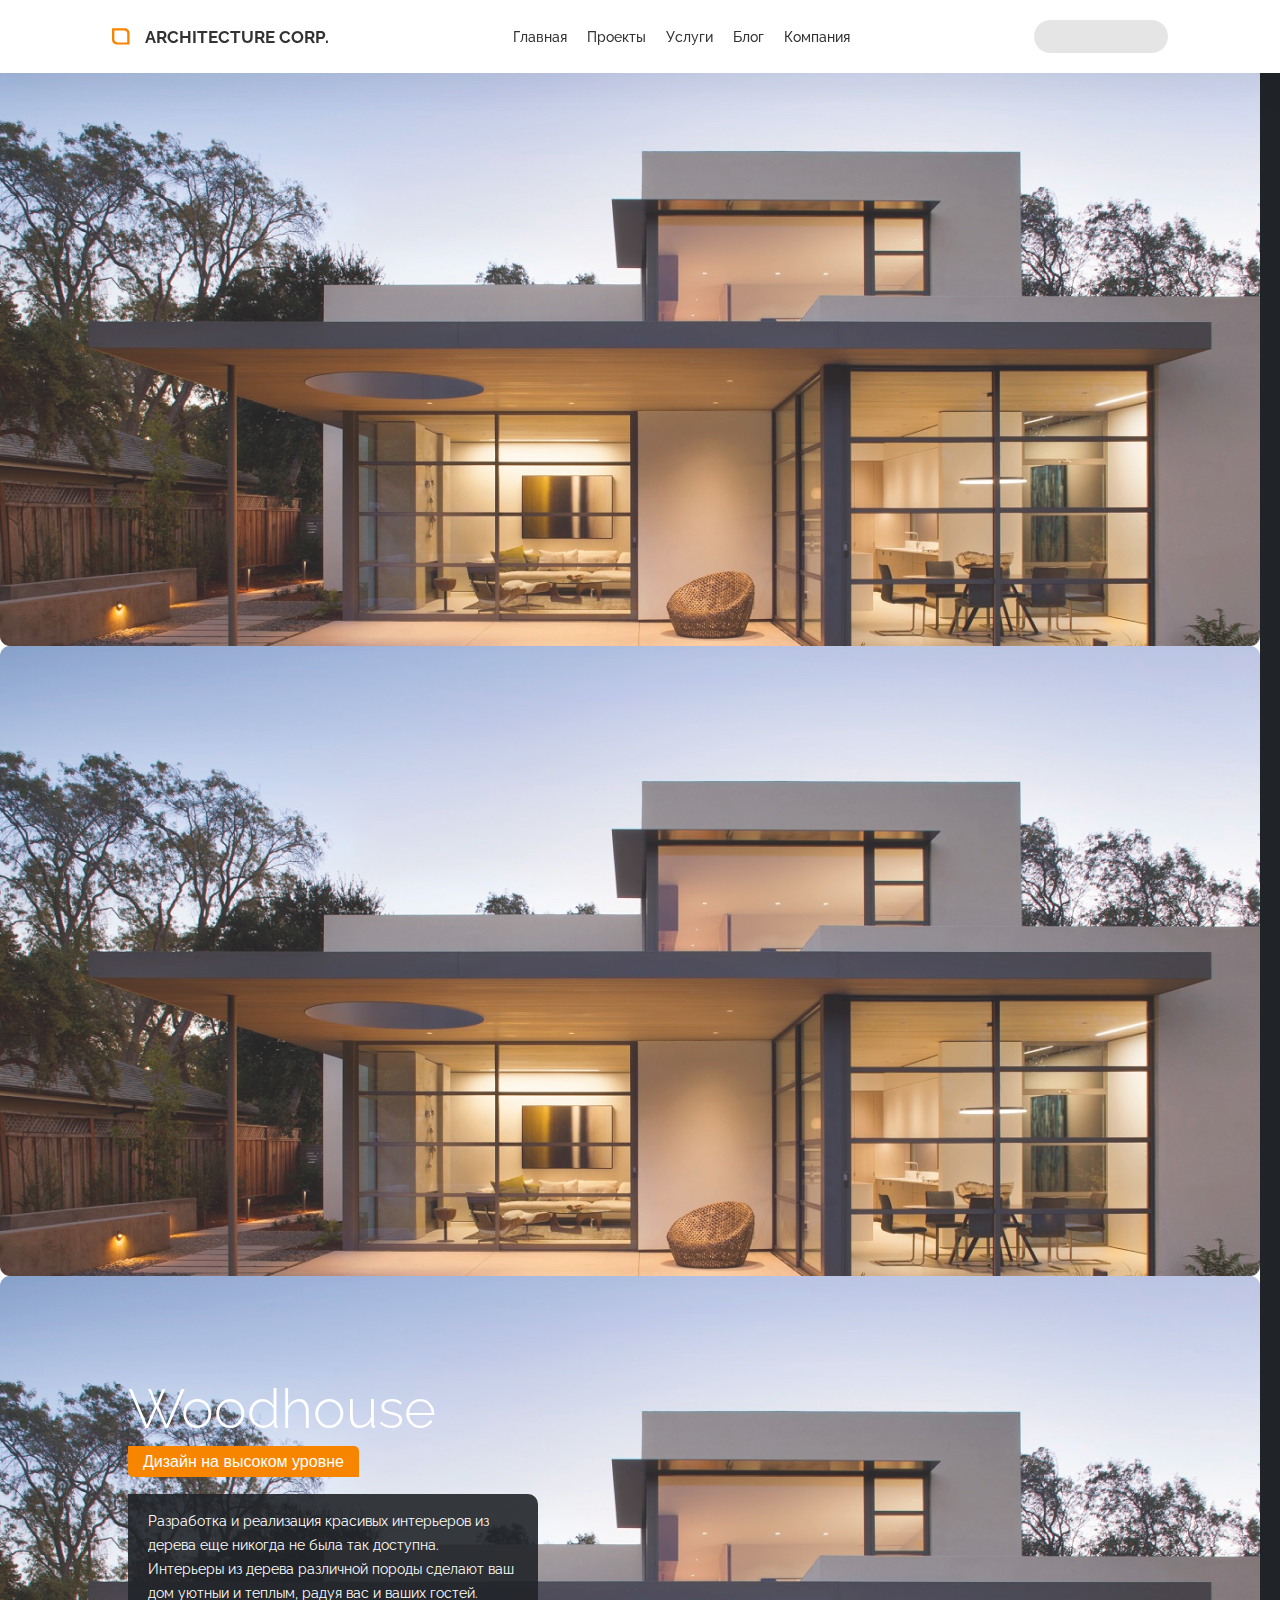
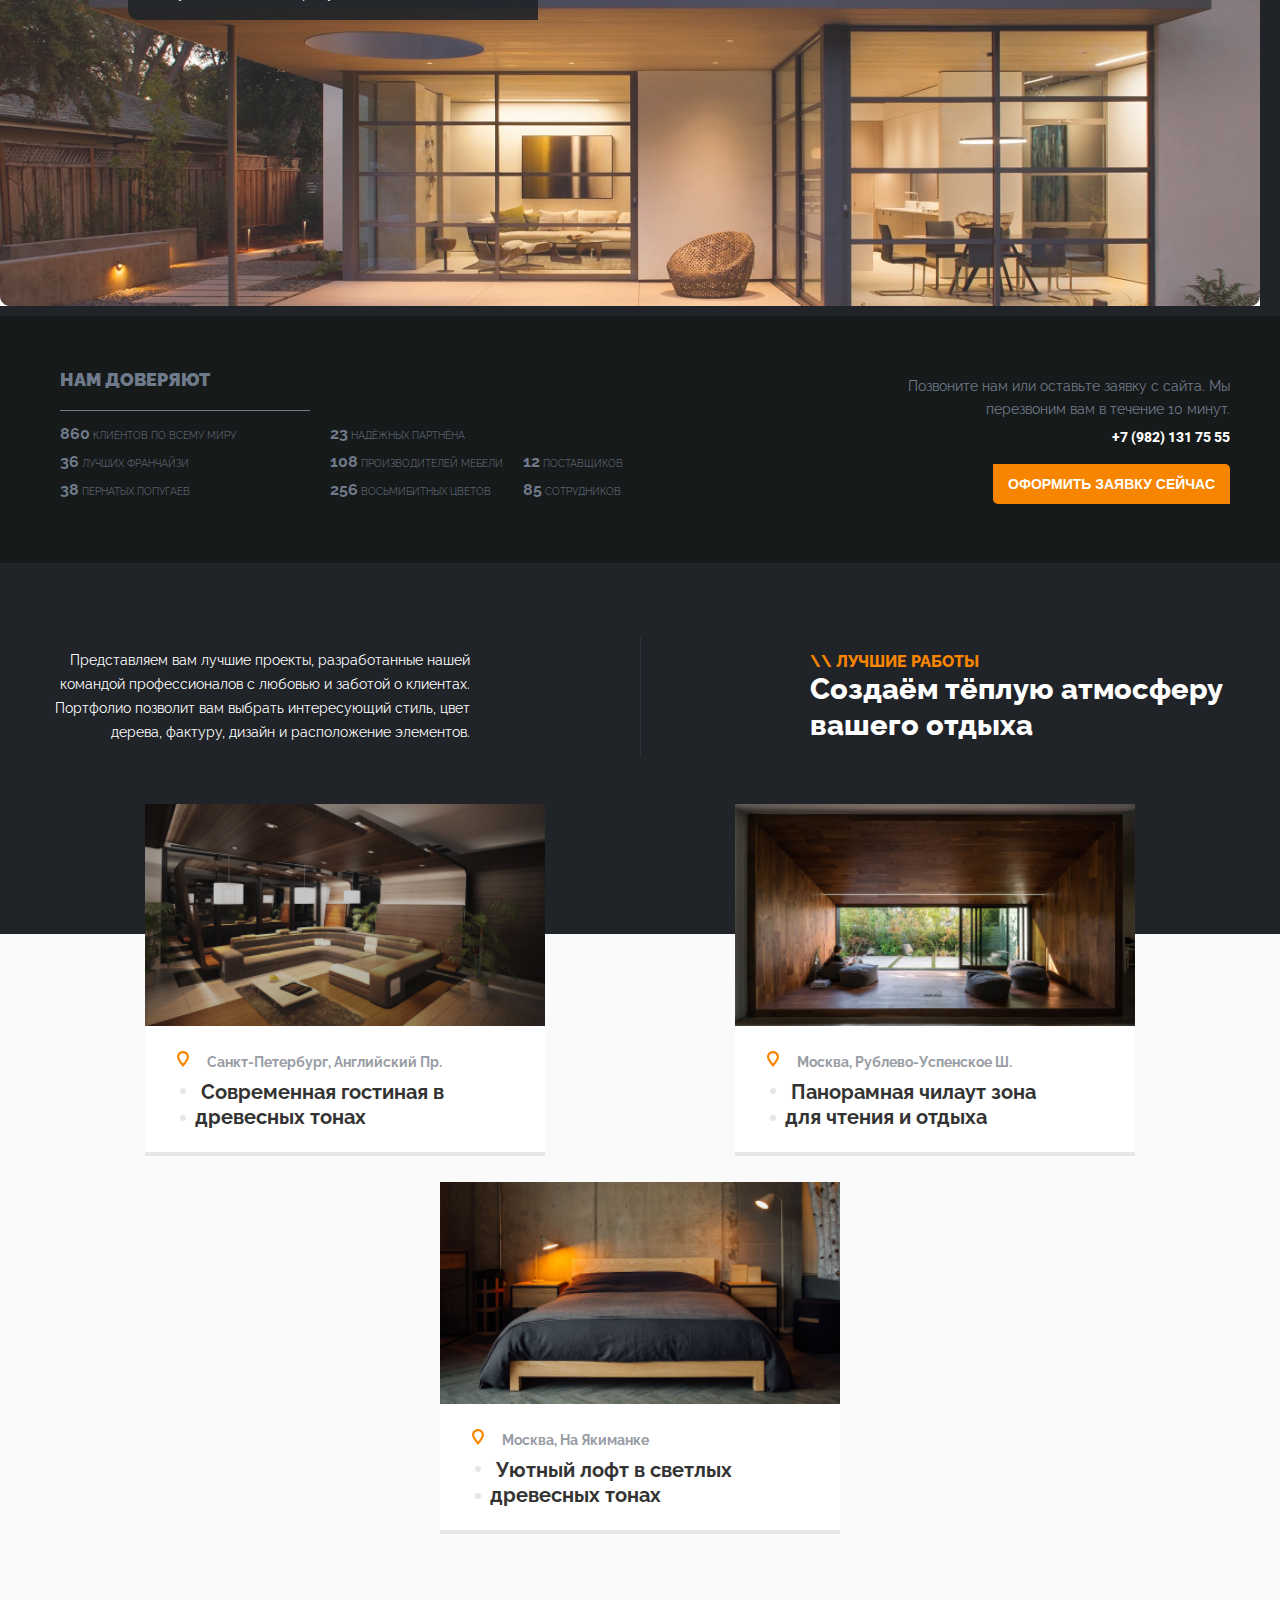
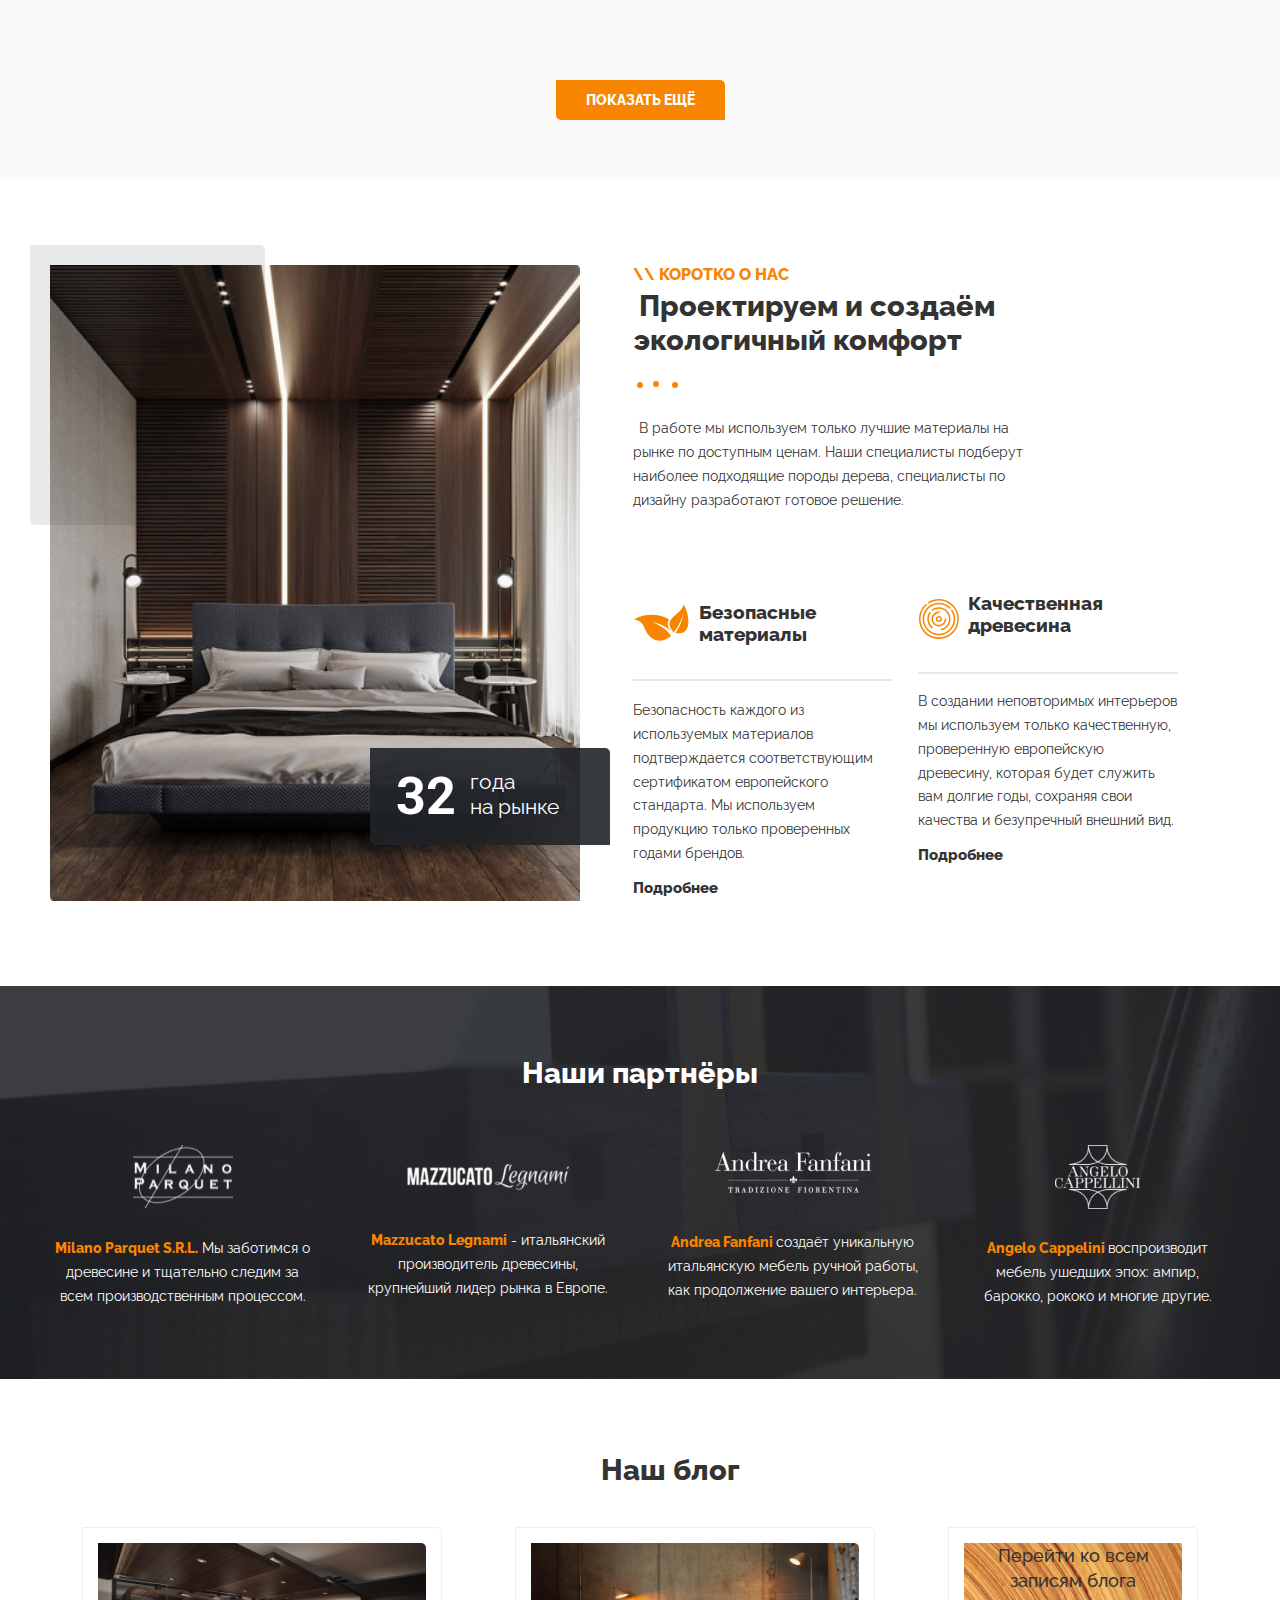
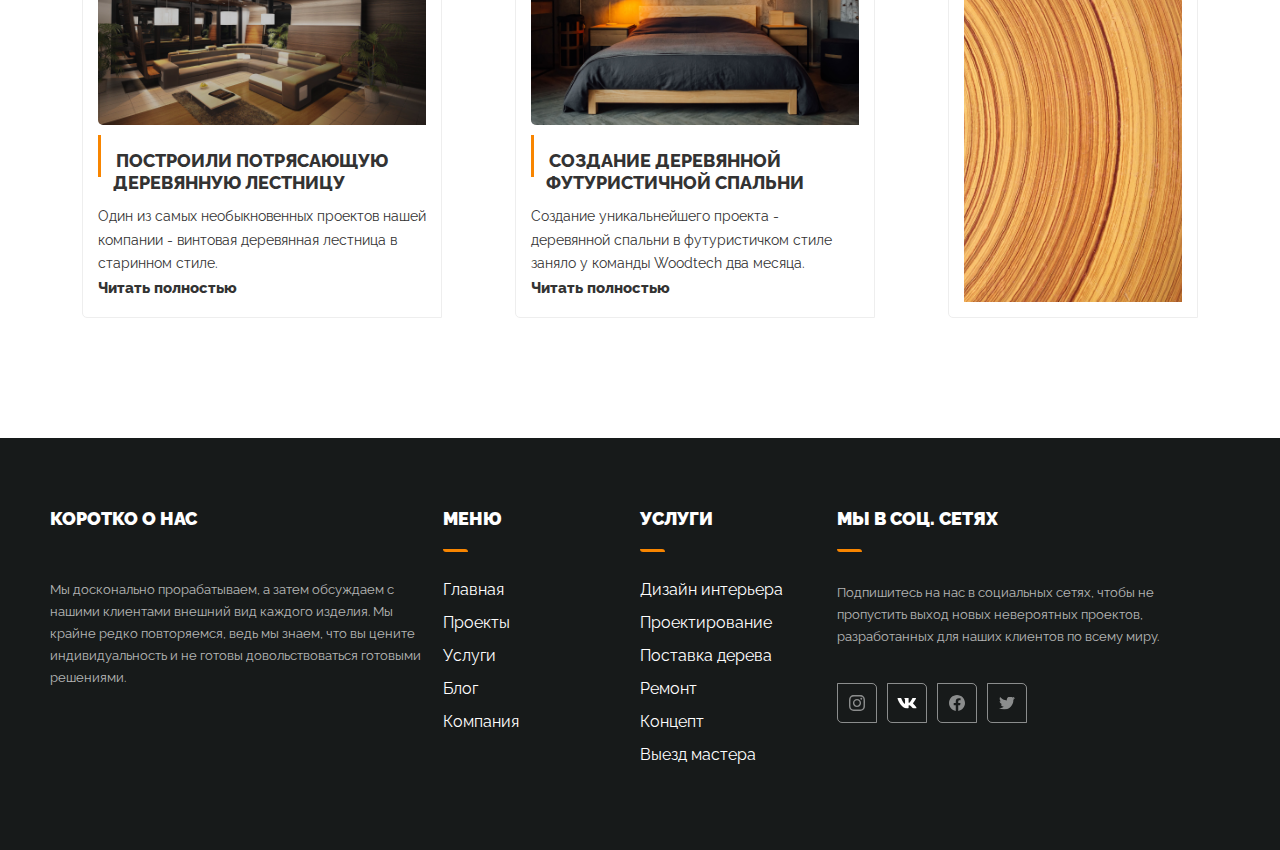
<file: Home/index.html>
<!DOCTYPE html>
<html lang="en">

<head>
    <meta charset="UTF-8">
    <meta http-equiv="X-UA-Compatible" content="IE=edge">
    <meta name="viewport" content="width=device-width, initial-scale=1.0">
    <title>Document</title>
    <!-- CSS only -->
    <link rel="stylesheet" href="https://cdnjs.cloudflare.com/ajax/libs/font-awesome/6.2.1/css/all.min.css"
        integrity="sha512-MV7K8+y+gLIBoVD59lQIYicR65iaqukzvf/nwasF0nqhPay5w/9lJmVM2hMDcnK1OnMGCdVK+iQrJ7lzPJQd1w=="
        crossorigin="anonymous" referrerpolicy="no-referrer" />
    <link href="https://cdn.jsdelivr.net/npm/bootstrap@5.2.3/dist/css/bootstrap.min.css" rel="stylesheet"
        integrity="sha384-rbsA2VBKQhggwzxH7pPCaAqO46MgnOM80zW1RWuH61DGLwZJEdK2Kadq2F9CUG65" crossorigin="anonymous">
    <link rel="stylesheet" href="../src/css/reset.css">
    <link rel="stylesheet" href="../src/css/style.css">
    <link rel="preconnect" href="https://fonts.googleapis.com">
    <link rel="preconnect" href="https://fonts.googleapis.com">
    <link rel="preconnect" href="https://fonts.gstatic.com" crossorigin>
    <link
        href="https://fonts.googleapis.com/css2?family=Raleway:wght@300;400;500;600;700;800&family=Roboto:wght@300;400;500;700;900&display=swap"
        rel="stylesheet">
</head>

<body>
    <header class="">
        <div class="container">
            <div class="header js-header">
                <div class="header__logo">
                    <img src="../src/img/icons/Subtract.svg" alt="" class="header__logo-image">
                    <h2 class="header__logo-title js-header__h2">Architecture corp.</h2>
                </div>
                <nav class="header__nav">
                    <ul class="header__menu">
                        <li class="header__menu-link"><a class="js-header__cylka" href="./index.html">Главная</a></li>
                        <li class="header__menu-link"><a class="js-header__cylka" href="./projects.html">Проекты</a>
                        </li>
                        <li class="header__menu-link"><a class="js-header__cylka" href="./service.html">Услуги</a></li>
                        <li class="header__menu-link"><a class="js-header__cylka" href="./blog.html">Блог</a></li>
                        <li class="header__menu-link"><a class="js-header__cylka"
                                href="./about_company.html">Компания</a></li>
                    </ul>
                </nav>
                <div class="header__block">
                    <i class="fa-brands fa-instagram"></i>
                    <i class="fa-brands fa-vk"></i>
                    <i class="fa-brands fa-facebook"></i>
                    <i class="fa-brands fa-twitter"></i>
                </div>
            </div>
        </div>
    </header>




    <main>
        <section class="section-1">
            <div class="section-1__all">
                <div id="carouselExampleIndicators" class="carousel slide" data-bs-ride="true">
                    <div class="carousel-indicators">
                        <button type="button" data-bs-target="#carouselExampleIndicators" data-bs-slide-to="0"
                            class="active" aria-current="true" aria-label="Slide 1"></button>
                        <button type="button" data-bs-target="#carouselExampleIndicators" data-bs-slide-to="1"
                            aria-label="Slide 2"></button>
                        <button type="button" data-bs-target="#carouselExampleIndicators" data-bs-slide-to="2"
                            aria-label="Slide 3"></button>
                    </div>
                    <div class="carousel-inner">
                        <div class="carousel-item active">
                            <img src="../src/img/slider-img.jpg" class="d-block w-100" alt="...">
                        </div>
                        <div class="carousel-item">
                            <img src="../src/img/slider-img.jpg" class="d-block w-100" alt="...">
                        </div>
                        <div class="carousel-item">
                            <img src="../src/img/slider-img.jpg" class="d-block w-100" alt="...">
                        </div>
                    </div>
                    <!-- <button class="carousel-control-prev" type="button" data-bs-target="#carouselExampleIndicators"
                        data-bs-slide="prev">
                        <span class="carousel-control-prev-icon" aria-hidden="true"></span>
                        <span class="visually-hidden">Previous</span>
                    </button>
                    <button class="carousel-control-next" type="button" data-bs-target="#carouselExampleIndicators"
                        data-bs-slide="next">
                        <span class="carousel-control-next-icon" aria-hidden="true"></span>
                        <span class="visually-hidden">Next</span>
                    </button> -->


                </div>
                <div class="section-1__box">
                    <h1>Woodhouse</h1>
                    <button class="section-1__btn">Дизайн на высоком уровне</button>
                    <p>Разработка и реализация красивых интерьеров из дерева еще никогда не была так доступна.
                        Интерьеры из дерева различной породы сделают ваш дом уютныи и теплым, радуя вас и ваших
                        гостей.</p>
                </div>

            </div>
            <div class="section-1-bottom">
                <div class="container">
                    <div class="section-1-bottom__all">
                        <div class="section-1-bottom__body">
                            <div class="section-1-bottom__boxes">
                                <h1>Нам доверяют</h1>
                                <p> <span>860</span> клиентов по всему миру</p>
                                <p> <span>36</span> лучших франчайзи</p>
                                <p> <span>38</span> пернатых попугаев</p>
                            </div>
                            <div class="section-1-bottom__boxes">
                                <p> <span>23</span> надёжных партнёна</p>
                                <p> <span>108</span> производителей мебели</p>
                                <p> <span>256</span> восьмибитных цветов</p>
                            </div>
                            <div class="section-1-bottom__boxes section-1-bottom__box3">
                                <p> <span>12</span> поставщиков</p>
                                <p> <span>85</span> сотрудников</p>
                            </div>
                        </div>

                        <div class="section-1-bottom__content">
                            <p>Позвоните нам или оставьте заявку с сайта.
                                Мы перезвоним вам в течение 10 минут.
                            </p>
                            <a href="tel:+7 (982) 131 75 55">+7 (982) 131 75 55</a>
                            <button>Оформить заявку сейчас</button>
                        </div>
                    </div>
                </div>
                <div class="section-1-bottom__content2">
                    <div class="container">
                        <div class="section-1-bottom__content3">
                            <div class="section-1-bottom__left">
                                <p>Представляем вам лучшие проекты, разработанные нашей командой профессионалов с
                                    любовью и
                                    заботой о клиентах. Портфолио позволит вам выбрать интересующий стиль, цвет дерева,
                                    фактуру,
                                    дизайн и расположение элементов.
                                </p>
                            </div>
                            <div class="section-1-bottom__center"></div>
                            <div class="section-1-bottom__right">
                                <h1>\\ Лучшие работы</h1>
                                <p>Создаём тёплую атмосферу вашего отдыха</p>
                            </div>
                        </div>
                    </div>
                </div>
            </div>
        </section>
        <section class="section-2">
            <div class="container">
                <div class="section-2__body">
                    <div class="section-2__body-body">
                        <div class="section-2__cards cards row">
                            <div class="col-xxl-4
                                col-xl-6
                                col-sm-12" style="width: 25rem;">
                                <div class="card-body">
                                    <img style="width: 100%;" src="../src/img/bg-image.png" class="card-img-top"
                                        alt="...">
                                    <div class="card-body__box">
                                        <p class="card-text">Санкт-Петербург, Английский Пр.
                                        </p>
                                        <span>
                                            <a href="">Современная гостиная в <br> древесных тонах</a>
                                        </span>
                                    </div>
                                </div>
                            </div>

                            <div class="col-xxl-4
                                col-xl-6
                                col-sm-12" style="width: 25rem;">
                                <div class="card-body">
                                    <img style="width: 100%;" src="../src/img/bg-image1.png" class="card-img-top"
                                        alt="...">
                                    <div class="card-body__box">
                                        <p class="card-text">Москва, Рублево-Успенское Ш.
                                        </p>
                                        <span>
                                            <a href="">Панорамная чилаут зона <br> для чтения и отдыха</a>
                                        </span>
                                    </div>

                                </div>
                            </div>
                            <div class="col-xxl-4
                                col-xl-6
                                col-sm-12" style="width: 25rem;">
                                <div class="card-body">
                                    <img style="width: 100%;" src="../src/img/bg-image2.png" class="card-img-top"
                                        alt="...">
                                    <div class="card-body__box">
                                        <p class="card-text">Москва, На Якиманке
                                        </p>
                                        <span>
                                            <a href="">Уютный лофт в светлых <br> древесных тонах</a>
                                        </span>
                                    </div>

                                </div>
                            </div>
                        </div>
                    </div>
                    <div class="section-2__btn">
                        <button>Показать ещё</button>
                    </div>

                </div>
            </div>
            <div class="section-2-1">
                <div class="container">
                    <div class="section-2-1__body2">
                        <div class="section-2-1__left left">
                            <div class="left__box">
                                <div class="left__decoration1"></div>
                                <div class="left__decoration2">
                                    <h1>32</h1>
                                    <p>года <br>
                                        на рынке
                                    </p>
                                </div>
                            </div>
                        </div>
                        <div class="section-2-1__right right">

                            <div class="right__box1">
                                <h2>\\ коротко о нас</h2>
                                <h1>Проектируем и создаём экологичный комфорт</h1>
                                <p>В работе мы используем только лучшие материалы на рынке по доступным ценам. Наши
                                    специалисты подберут наиболее подходящие породы дерева, специалисты по дизайну
                                    разработают готовое решение.</p>
                            </div>
                            <div class="right__body1">
                                <div class="right__box2">
                                    <h1>Безопасные <br> материалы</h1>
                                    <p>Безопасность каждого из используемых материалов подтверждается соответствующим
                                        сертификатом европейского стандарта. Мы используем продукцию только проверенных
                                        годами брендов.</p>
                                    <a href="">Подробнее</a>
                                </div>
                                <div class="right__box3">
                                    <h1>Качественная <br> древесина</h1>
                                    <p>В создании неповторимых интерьеров мы используем только качественную, проверенную
                                        европейскую древесину, которая будет служить вам долгие годы, сохраняя свои
                                        качества
                                        и безупречный внешний вид.</p>
                                    <a href="">Подробнее</a>
                                </div>
                            </div>
                        </div>
                    </div>
                </div>
            </div>
        </section>

        <section class="section-3">
            <div class="container">
                <div class="section-3__body">
                    <h1>Наши партнёры</h1>
                    <div class="section-3__box">
                        <div class="section-3__boxes">
                            <p><span class="span1">Milano Parquet S.R.L.</span> Мы заботимся о древесине и тщательно
                                следим за всем
                                производственным
                                процессом.</p>
                        </div>
                        <div class="section-3__boxes">
                            <p><span class="span2">Mazzucato Legnami</span> - итальянский производитель древесины,
                                крупнейший лидер
                                рынка
                                в Европе.</p>
                        </div>
                        <div class="section-3__boxes">
                            <p><span class="span3">Andrea Fanfani </span> создаёт уникальную итальянскую мебель ручной
                                работы, как
                                продолжение вашего
                                интерьера.</p>
                        </div>
                        <div class="section-3__boxes">
                            <p> <span class="span4">Angelo Cappelini </span> воспроизводит мебель ушедших эпох: ампир,
                                барокко, рококо
                                и
                                многие другие.
                            </p>
                        </div>
                    </div>
                </div>
            </div>
        </section>
        <section class="section-4">
            <div class="container">
                <div class="section-4__body">
                    <h1 class="section-4__body-h1">Наш блог</h1>
                    <div class="section-4__boxes">
                        <div class="section-4__box">
                            <img src="../src/img/bg-image.png" alt="">
                            <h1>Построили потрясающую деревянную лестницу</h1>
                            <p>Один из самых необыкновенных проектов нашей компании - винтовая деревянная лестница в
                                старинном стиле.</p>
                            <a href="#">Читать полностью</a>
                        </div>
                        <div class="section-4__box">
                            <img src="../src/img/bg-image2.png" alt="">
                            <h1>создание деревянной футуристичной спальни</h1>
                            <p>Создание уникальнейшего проекта - деревянной спальни в футуристичком стиле заняло у
                                команды Woodtech два месяца.</p>
                            <a href="#">Читать полностью</a>
                        </div>
                        <div class="section-4__box section-4__bg1">
                            <div class="section-4__bg">
                                <a href="#">Перейти ко всем <br>
                                    записям блога
                                </a>
                            </div>
                        </div>
                    </div>
                </div>
            </div>
        </section>
    </main>
    <footer class="footer">

        <div class="container">
            <div class="footer__boxes">
                <div class="footer__box">
                    <h1>Коротко о нас</h1>
                    <p>Мы досконально прорабатываем, а затем обсуждаем с нашими клиентами внешний вид каждого изделия.
                        Мы крайне редко повторяемся, ведь мы знаем, что вы цените индивидуальность и не готовы
                        довольствоваться готовыми решениями.</p>
                </div>
                <div class="footer__box">
                    <h1>Меню</h1>
                    <ul>
                        <li><a href="./index.html">Главная</a></li>
                        <li><a href="./projects.html">Проекты</a></li>
                        <li><a href="./service.html">Услуги</a></li>
                        <li><a href="./blog.html">Блог</a></li>
                        <li><a href="./about_company.html">Компания</a></li>
                    </ul>
                </div>
                <div class="footer__box">
                    <h1>Услуги</h1>
                    <ul>
                        <li><a href="">Дизайн интерьера</a></li>
                        <li><a href="">Проектирование</a></li>
                        <li><a href="">Поставка дерева</a></li>
                        <li><a href="">Ремонт</a></li>
                        <li><a href="">Концепт</a></li>
                        <li><a href="">Выезд мастера</a></li>
                    </ul>
                </div>
                <div class="footer__box">
                    <h1>Мы в соц. сетях</h1>
                    <ul></ul>
                    <p>Подпишитесь на нас в социальных сетях, чтобы не пропустить выход новых невероятных проектов,
                        разработанных для наших клиентов по всему миру.</p>
                    <div class="footer__int">
                        <div class="footer__int1">
                            <img src="../src/img/icons/inst.svg" alt="">

                        </div>
                        <div class="footer__int1">
                            <img src="../src/img/icons/vk.svg" alt="">

                        </div>
                        <div class="footer__int1">
                            <img src="../src/img/icons/fasbook.svg" alt="">

                        </div>
                        <div class="footer__int1">
                            <img src="../src/img/icons/twitter.svg" alt="">

                        </div>
                    </div>
                </div>
            </div>
        </div>

    </footer>
    <script src="https://cdn.jsdelivr.net/npm/bootstrap@5.2.3/dist/js/bootstrap.bundle.min.js"
        integrity="sha384-kenU1KFdBIe4zVF0s0G1M5b4hcpxyD9F7jL+jjXkk+Q2h455rYXK/7HAuoJl+0I4"
        crossorigin="anonymous"></script>
</body>

</html>
</file>
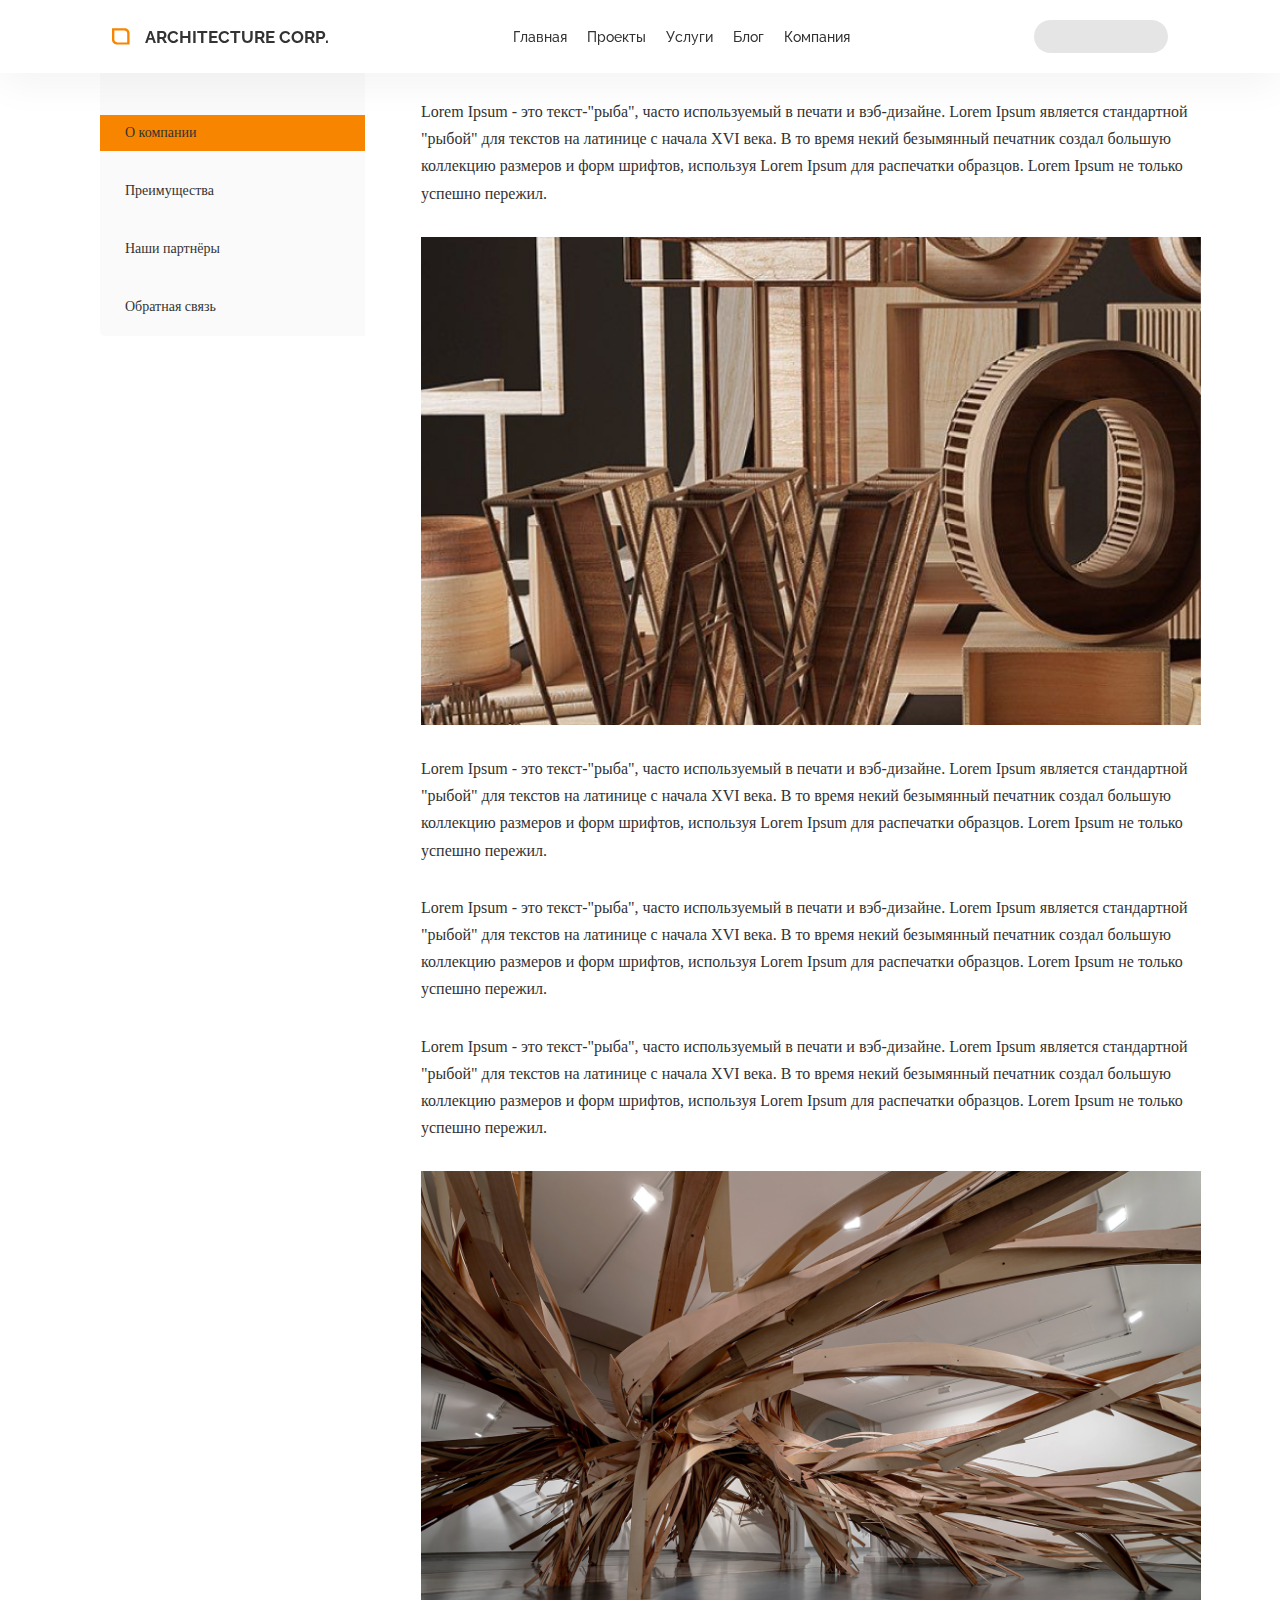
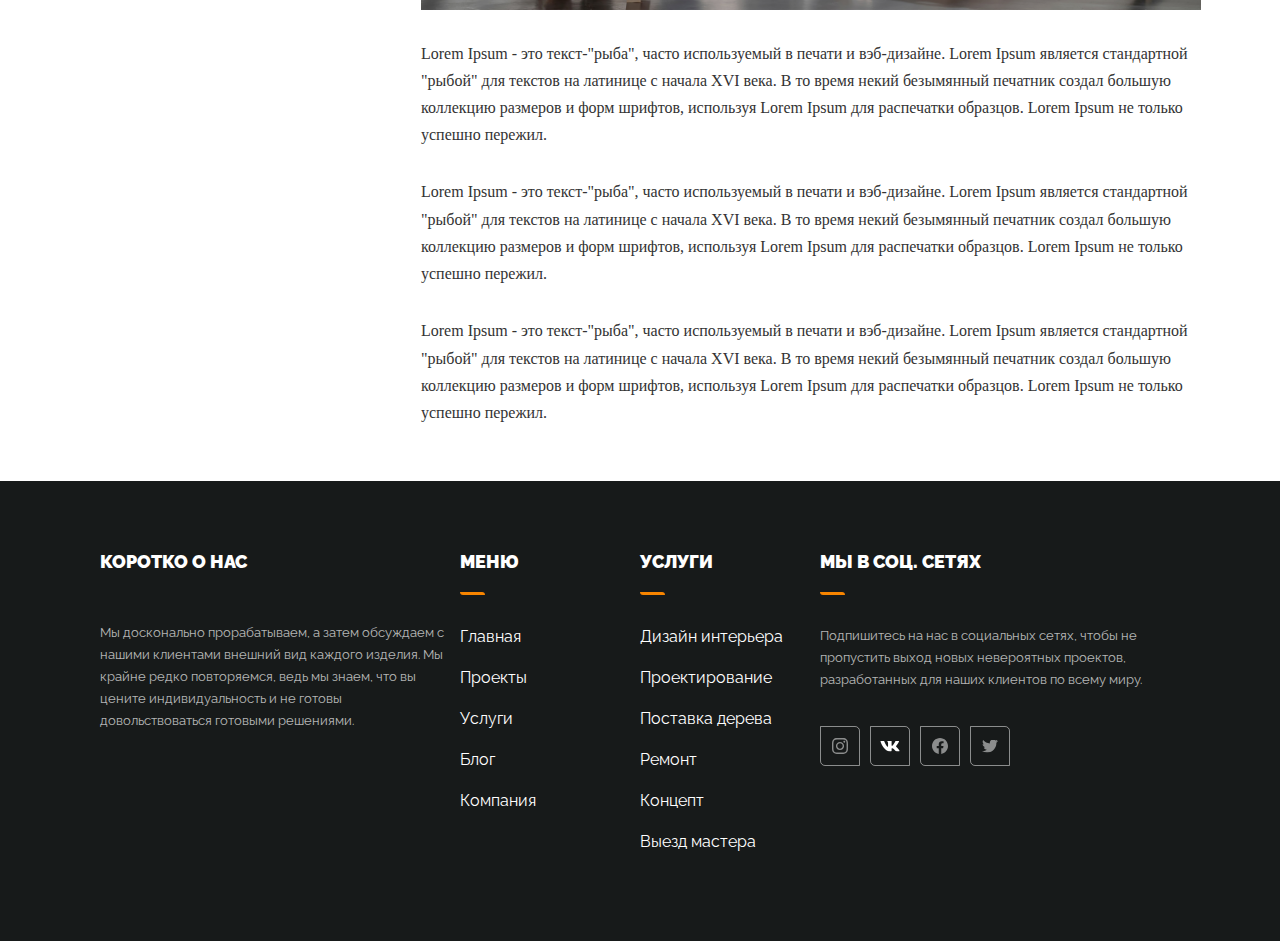
<file: Home/about_company.html>
<!DOCTYPE html>
<html lang="en">

<head>
    <meta charset="UTF-8">
    <meta http-equiv="X-UA-Compatible" content="IE=edge">
    <meta name="viewport" content="width=device-width, initial-scale=1.0">
    <title>Document</title>
    <link rel="stylesheet" href="../src/css/style.css">
    <link rel="stylesheet" href="css/style2.css">
    <link rel="preconnect" href="https://fonts.googleapis.com">
    <link rel="preconnect" href="https://fonts.gstatic.com" crossorigin>
    <link href="https://fonts.googleapis.com/css2?family=Raleway:wght@900&display=swap" rel="stylesheet">
    <link rel="stylesheet" href="https://cdnjs.cloudflare.com/ajax/libs/font-awesome/6.2.1/css/all.min.css"
        integrity="sha512-MV7K8+y+gLIBoVD59lQIYicR65iaqukzvf/nwasF0nqhPay5w/9lJmVM2hMDcnK1OnMGCdVK+iQrJ7lzPJQd1w=="
        crossorigin="anonymous" referrerpolicy="no-referrer" />
    <link href="https://cdn.jsdelivr.net/npm/bootstrap@5.2.3/dist/css/bootstrap.min.css" rel="stylesheet"
        integrity="sha384-rbsA2VBKQhggwzxH7pPCaAqO46MgnOM80zW1RWuH61DGLwZJEdK2Kadq2F9CUG65" crossorigin="anonymous">
    <link
        href="https://fonts.googleapis.com/css2?family=Raleway:wght@300;400;500;600;700;800&family=Roboto:wght@300;400;500;700;900&display=swap"
        rel="stylesheet">
</head>

<body>

    <header class="">
        <div class="container">
            <div class="header js-header">
                <div class="header__logo">
                    <img src="../src/img/icons/Subtract.svg" alt="" class="header__logo-image">
                    <h2 class="header__logo-title js-header__h2">Architecture corp.</h2>
                </div>
                <nav class="header__nav">
                    <ul class="header__menu">
                        <li class="header__menu-link"><a class="js-header__cylka" href="./index.html">Главная</a></li>
                        <li class="header__menu-link"><a class="js-header__cylka" href="./projects.html">Проекты</a>
                        </li>
                        <li class="header__menu-link"><a class="js-header__cylka" href="./service.html">Услуги</a></li>
                        <li class="header__menu-link"><a class="js-header__cylka" href="./blog.html">Блог</a></li>
                        <li class="header__menu-link"><a class="js-header__cylka"
                                href="./about_company.html">Компания</a></li>
                    </ul>
                </nav>
                <div class="header__block">
                    <i class="fa-brands fa-instagram"></i>
                    <i class="fa-brands fa-vk"></i>
                    <i class="fa-brands fa-facebook"></i>
                    <i class="fa-brands fa-twitter"></i>
                </div>
            </div>
        </div>
    </header>
    <section>
        <div class="container">
            <div class="info_flex">
                <div class="info">
                    <h2 class="text_title small">Информация о нас</h2>
                    <div class="info_list">
                        <a href="#" class="info_list_el _active">О компании</a>
                        <a href="./benefits.html" class="info_list_el">Преимущества</a>
                        <a href="./partner.html" class="info_list_el">Наши партнёры</a>
                        <a href="./contacts.html" class="info_list_el">Обратная связь</a>
                    </div>
                </div>
                <div class="about">
                    <div class="about">
                        <h1 class="title title_ab">
                            О компании «Woodtech»
                        </h1>
                        <p class="p_text">
                            Lorem Ipsum - это текст-"рыба", часто используемый в печати и вэб-дизайне. Lorem Ipsum
                            является стандартной "рыбой" для текстов на латинице с начала XVI века. В то время некий
                            безымянный печатник создал большую коллекцию размеров и форм шрифтов, используя Lorem Ipsum
                            для распечатки образцов. Lorem Ipsum не только успешно пережил.
                        </p>
                        <img src="../Home/images/about/about-installation 1.png" alt="">
                        <p class="p_text">
                            Lorem Ipsum - это текст-"рыба", часто используемый в печати и вэб-дизайне. Lorem Ipsum
                            является стандартной "рыбой" для текстов на латинице с начала XVI века. В то время некий
                            безымянный печатник создал большую коллекцию размеров и форм шрифтов, используя Lorem Ipsum
                            для распечатки образцов. Lorem Ipsum не только успешно пережил.
                        </p>
                        <p class="p_text">
                            Lorem Ipsum - это текст-"рыба", часто используемый в печати и вэб-дизайне. Lorem Ipsum
                            является стандартной "рыбой" для текстов на латинице с начала XVI века. В то время некий
                            безымянный печатник создал большую коллекцию размеров и форм шрифтов, используя Lorem Ipsum
                            для распечатки образцов. Lorem Ipsum не только успешно пережил.
                        </p>
                        <p class="p_text">
                            Lorem Ipsum - это текст-"рыба", часто используемый в печати и вэб-дизайне. Lorem Ipsum
                            является стандартной "рыбой" для текстов на латинице с начала XVI века. В то время некий
                            безымянный печатник создал большую коллекцию размеров и форм шрифтов, используя Lorem Ipsum
                            для распечатки образцов. Lorem Ipsum не только успешно пережил.
                        </p>
                        <img src="../Home/images/about/installation-1 1.png" alt="">
                        <p class="p_text">
                            Lorem Ipsum - это текст-"рыба", часто используемый в печати и вэб-дизайне. Lorem Ipsum
                            является стандартной "рыбой" для текстов на латинице с начала XVI века. В то время некий
                            безымянный печатник создал большую коллекцию размеров и форм шрифтов, используя Lorem Ipsum
                            для распечатки образцов. Lorem Ipsum не только успешно пережил.
                        </p>
                        <p class="p_text">
                            Lorem Ipsum - это текст-"рыба", часто используемый в печати и вэб-дизайне. Lorem Ipsum
                            является стандартной "рыбой" для текстов на латинице с начала XVI века. В то время некий
                            безымянный печатник создал большую коллекцию размеров и форм шрифтов, используя Lorem Ipsum
                            для распечатки образцов. Lorem Ipsum не только успешно пережил.
                        </p>
                        <p class="p_text">
                            Lorem Ipsum - это текст-"рыба", часто используемый в печати и вэб-дизайне. Lorem Ipsum
                            является стандартной "рыбой" для текстов на латинице с начала XVI века. В то время некий
                            безымянный печатник создал большую коллекцию размеров и форм шрифтов, используя Lorem Ipsum
                            для распечатки образцов. Lorem Ipsum не только успешно пережил.
                        </p>
                    </div>
                </div>
            </div>
        </div>
    </section>
    <footer class="footer">

        <div class="container">
            <div class="footer__boxes">
                <div class="footer__box">
                    <h1>Коротко о нас</h1>
                    <p>Мы досконально прорабатываем, а затем обсуждаем с нашими клиентами внешний вид каждого изделия.
                        Мы крайне редко повторяемся, ведь мы знаем, что вы цените индивидуальность и не готовы
                        довольствоваться готовыми решениями.</p>
                </div>
                <div class="footer__box">
                    <h1>Меню</h1>
                    <ul>
                        <li><a href="./index.html">Главная</a></li>
                        <li><a href="./projects.html">Проекты</a></li>
                        <li><a href="./service.html">Услуги</a></li>
                        <li><a href="./blog.html">Блог</a></li>
                        <li><a href="./about_company.html">Компания</a></li>
                    </ul>
                </div>
                <div class="footer__box">
                    <h1>Услуги</h1>
                    <ul>
                        <li><a href="">Дизайн интерьера</a></li>
                        <li><a href="">Проектирование</a></li>
                        <li><a href="">Поставка дерева</a></li>
                        <li><a href="">Ремонт</a></li>
                        <li><a href="">Концепт</a></li>
                        <li><a href="">Выезд мастера</a></li>
                    </ul>
                </div>
                <div class="footer__box">
                    <h1>Мы в соц. сетях</h1>
                    <ul></ul>
                    <p>Подпишитесь на нас в социальных сетях, чтобы не пропустить выход новых невероятных проектов,
                        разработанных для наших клиентов по всему миру.</p>
                    <div class="footer__int">
                        <div class="footer__int1">
                            <img src="../src/img/icons/inst.svg" alt="">

                        </div>
                        <div class="footer__int1">
                            <img src="../src/img/icons/vk.svg" alt="">

                        </div>
                        <div class="footer__int1">
                            <img src="../src/img/icons/fasbook.svg" alt="">

                        </div>
                        <div class="footer__int1">
                            <img src="../src/img/icons/twitter.svg" alt="">

                        </div>
                    </div>
                </div>
            </div>
        </div>

    </footer>
</body>

</html>
</file>
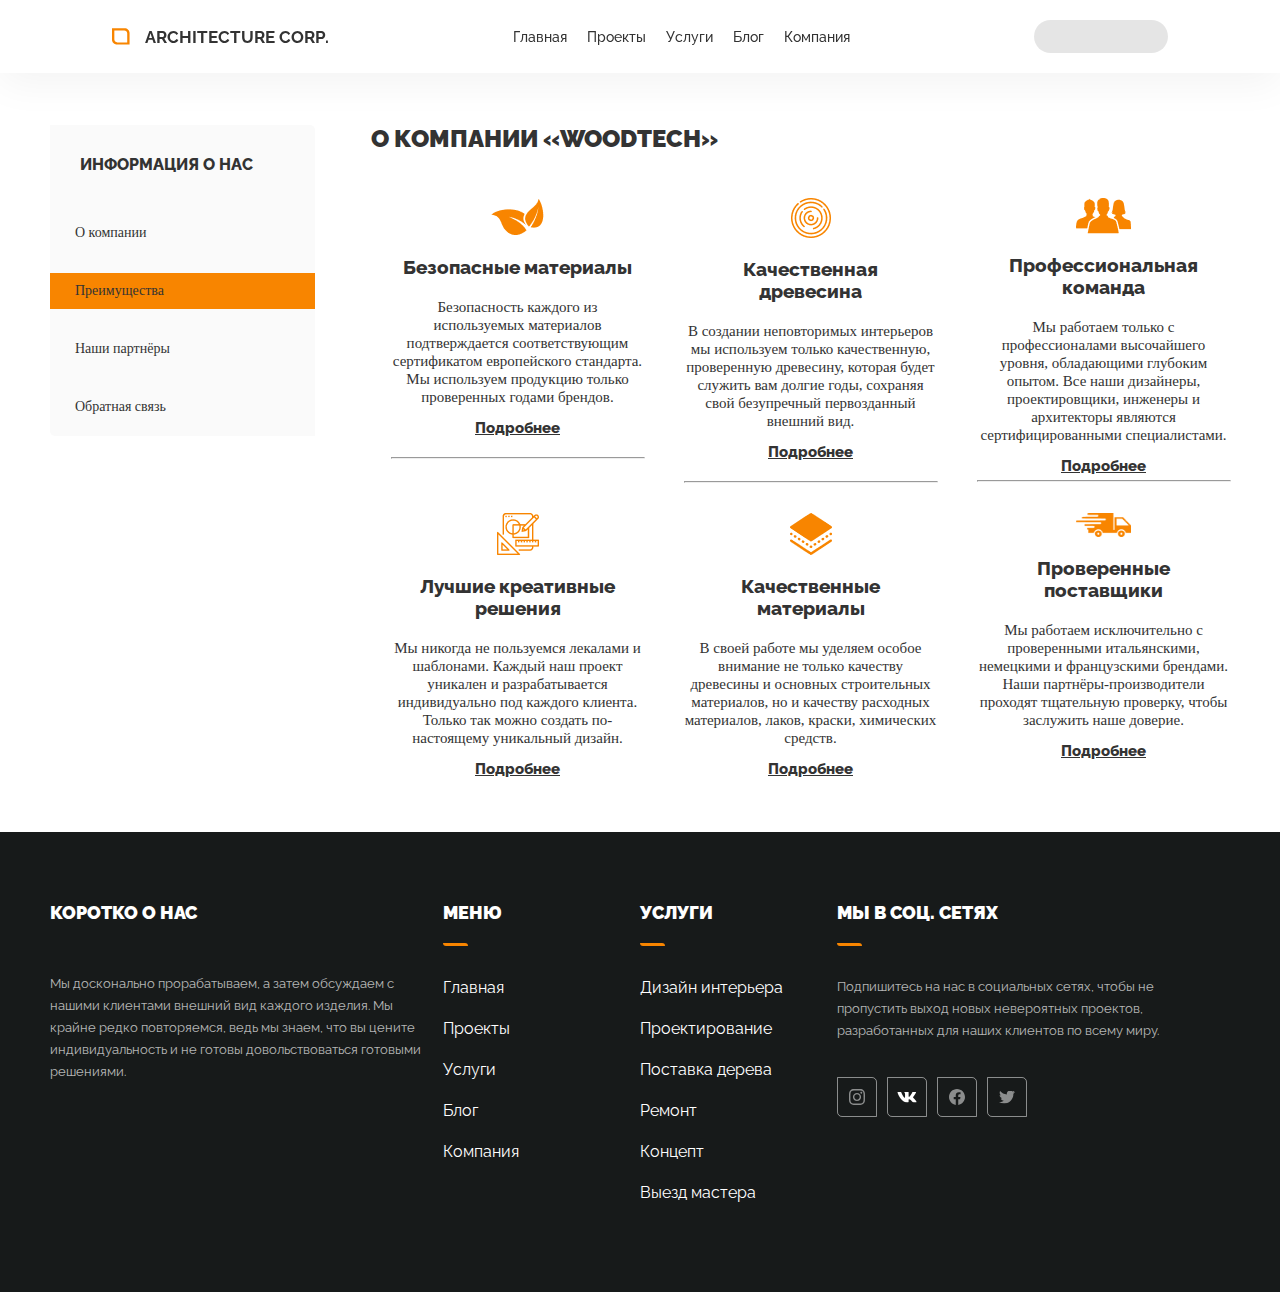
<file: Home/benefits.html>
<!DOCTYPE html>
<html lang="en">

<head>
    <meta charset="UTF-8">
    <meta http-equiv="X-UA-Compatible" content="IE=edge">
    <meta name="viewport" content="width=device-width, initial-scale=1.0">
    <title>Document</title>
    <link rel="stylesheet" href="css/style2.css">
    <link rel="stylesheet" href="../src/css/style.css">
    <link rel="preconnect" href="https://fonts.googleapis.com">
    <link rel="preconnect" href="https://fonts.gstatic.com" crossorigin>
    <link href="https://fonts.googleapis.com/css2?family=Raleway:wght@900&display=swap" rel="stylesheet">
    <link rel="stylesheet" href="https://cdnjs.cloudflare.com/ajax/libs/font-awesome/6.2.1/css/all.min.css"
        integrity="sha512-MV7K8+y+gLIBoVD59lQIYicR65iaqukzvf/nwasF0nqhPay5w/9lJmVM2hMDcnK1OnMGCdVK+iQrJ7lzPJQd1w=="
        crossorigin="anonymous" referrerpolicy="no-referrer" />
    <link href="https://cdn.jsdelivr.net/npm/bootstrap@5.2.3/dist/css/bootstrap.min.css" rel="stylesheet"
        integrity="sha384-rbsA2VBKQhggwzxH7pPCaAqO46MgnOM80zW1RWuH61DGLwZJEdK2Kadq2F9CUG65" crossorigin="anonymous">
    <link
        href="https://fonts.googleapis.com/css2?family=Raleway:wght@300;400;500;600;700;800&family=Roboto:wght@300;400;500;700;900&display=swap"
        rel="stylesheet">
</head>

<body>
    <header class="">
        <div class="container">
            <div class="header js-header">
                <div class="header__logo">
                    <img src="../src/img/icons/Subtract.svg" alt="" class="header__logo-image">
                    <h2 class="header__logo-title js-header__h2">Architecture corp.</h2>
                </div>
                <nav class="header__nav">
                    <ul class="header__menu">
                        <li class="header__menu-link"><a class="js-header__cylka" href="./index.html">Главная</a></li>
                        <li class="header__menu-link"><a class="js-header__cylka" href="./projects.html">Проекты</a>
                        </li>
                        <li class="header__menu-link"><a class="js-header__cylka" href="./service.html">Услуги</a></li>
                        <li class="header__menu-link"><a class="js-header__cylka" href="./blog.html">Блог</a></li>
                        <li class="header__menu-link"><a class="js-header__cylka"
                                href="./about_company.html">Компания</a></li>
                    </ul>
                </nav>
                <div class="header__block">
                    <i class="fa-brands fa-instagram"></i>
                    <i class="fa-brands fa-vk"></i>
                    <i class="fa-brands fa-facebook"></i>
                    <i class="fa-brands fa-twitter"></i>
                </div>
            </div>
        </div>
    </header>


    <section>
        <div class="container">
            <div style="margin-top: 100px;" class="info_flex">
                <div class="info">
                    <h2 class="text_title small">Информация о нас</h2>
                    <div class="info_list">
                        <a href="./about_company.html" class="info_list_el">О компании</a>
                        <a href="#" class="info_list_el _active">Преимущества</a>
                        <a href="./partner.html" class="info_list_el">Наши партнёры</a>
                        <a href="./contacts.html" class="info_list_el">Обратная связь</a>
                    </div>
                </div>
                <div class="benefits">
                    <h1 class="title">
                        О компании «Woodtech»
                    </h1>
                    <div class="benefits_row">
                        <div class="col3">
                            <img src="../Home/images/benefits/Vector.png" alt="">
                            <h2 class="orange_text ben_text">Безопасные материалы</h2>
                            <p class="col_small_text3">Безопасность каждого из используемых материалов подтверждается
                                соответствующим сертификатом европейского стандарта. Мы используем продукцию только
                                проверенных
                                годами брендов.</p>
                            <a class="orange_text link_text" href="">Подробнее</a>
                            <hr class="hr123">
                        </div>
                        <div class="col3">
                            <img src="../Home/images/benefits/wood-cut.png" alt="">
                            <h2 class="orange_text ben_text">Качественная древесина</h2>
                            <p class="col_small_text3">В создании неповторимых интерьеров мы используем только
                                качественную, проверенную древесину, которая будет служить вам долгие годы, сохраняя
                                свой безупречный первозданный
                                внешний вид.</p>
                            <a class="orange_text link_text" href="">Подробнее</a>
                            <hr class="hr123">
                        </div>
                        <div class="col3">
                            <img src="../Home/images/benefits/team.png" alt="">
                            <h2 class="orange_text ben_text">Профессиональная команда</h2>
                            <p class="col_small_text3">Мы работаем только с профессионалами высочайшего уровня,
                                обладающими глубоким опытом. Все наши дизайнеры, проектировщики, инженеры и архитекторы
                                являются сертифицированными специалистами.</p>
                            <a class="orange_text link_text link_test3" href="">Подробнее</a>
                            <hr class="hr123">
                        </div>
                        <div class="col3">
                            <img src="../Home/images/benefits/design-tool 1.png" alt="">
                            <h2 class="orange_text ben_text">Лучшие креативные решения</h2>
                            <p class="col_small_text3">Мы никогда не пользуемся лекалами и шаблонами. Каждый наш проект
                                уникален и разрабатывается индивидуально под каждого клиента. Только так можно создать
                                по-настоящему уникальный дизайн.</p>
                            <a class="orange_text link_text" href="">Подробнее</a>
                        </div>
                        <div class="col3">
                            <img src="../Home/images/benefits/mat 1.png" alt="">
                            <h2 class="orange_text ben_text">Качественные материалы</h2>
                            <p class="col_small_text3">В своей работе мы уделяем особое внимание не только качеству
                                древесины и основных строительных материалов, но и качеству расходных материалов, лаков,
                                краски, химических средств.</p>
                            <a class="orange_text link_text" href="">Подробнее</a>
                        </div>
                        <div class="col3">
                            <img src="../Home/images/benefits/delivery 1.png" alt="">
                            <h2 class="orange_text ben_text">Проверенные поставщики</h2>
                            <p class="col_small_text3">Мы работаем исключительно с проверенными итальянскими, немецкими
                                и французскими брендами. Наши партнёры-производители проходят тщательную проверку, чтобы
                                заслужить наше доверие.</p>
                            <a class="orange_text link_text" href="">Подробнее</a>
                        </div>
                    </div>
                </div>
            </div>
        </div>
    </section>
    <footer class="footer">

        <div class="container">
            <div class="footer__boxes">
                <div class="footer__box">
                    <h1>Коротко о нас</h1>
                    <p>Мы досконально прорабатываем, а затем обсуждаем с нашими клиентами внешний вид каждого изделия.
                        Мы крайне редко повторяемся, ведь мы знаем, что вы цените индивидуальность и не готовы
                        довольствоваться готовыми решениями.</p>
                </div>
                <div class="footer__box">
                    <h1>Меню</h1>
                    <ul>
                        <li><a href="./index.html">Главная</a></li>
                        <li><a href="./projects.html">Проекты</a></li>
                        <li><a href="./service.html">Услуги</a></li>
                        <li><a href="./blog.html">Блог</a></li>
                        <li><a href="./about_company.html">Компания</a></li>
                    </ul>
                </div>
                <div class="footer__box">
                    <h1>Услуги</h1>
                    <ul>
                        <li><a href="">Дизайн интерьера</a></li>
                        <li><a href="">Проектирование</a></li>
                        <li><a href="">Поставка дерева</a></li>
                        <li><a href="">Ремонт</a></li>
                        <li><a href="">Концепт</a></li>
                        <li><a href="">Выезд мастера</a></li>
                    </ul>
                </div>
                <div class="footer__box">
                    <h1>Мы в соц. сетях</h1>
                    <ul></ul>
                    <p>Подпишитесь на нас в социальных сетях, чтобы не пропустить выход новых невероятных проектов,
                        разработанных для наших клиентов по всему миру.</p>
                    <div class="footer__int">
                        <div class="footer__int1">
                            <img src="../src/img/icons/inst.svg" alt="">

                        </div>
                        <div class="footer__int1">
                            <img src="../src/img/icons/vk.svg" alt="">

                        </div>
                        <div class="footer__int1">
                            <img src="../src/img/icons/fasbook.svg" alt="">

                        </div>
                        <div class="footer__int1">
                            <img src="../src/img/icons/twitter.svg" alt="">

                        </div>
                    </div>
                </div>
            </div>
        </div>

    </footer>
</body>

</html>
</file>
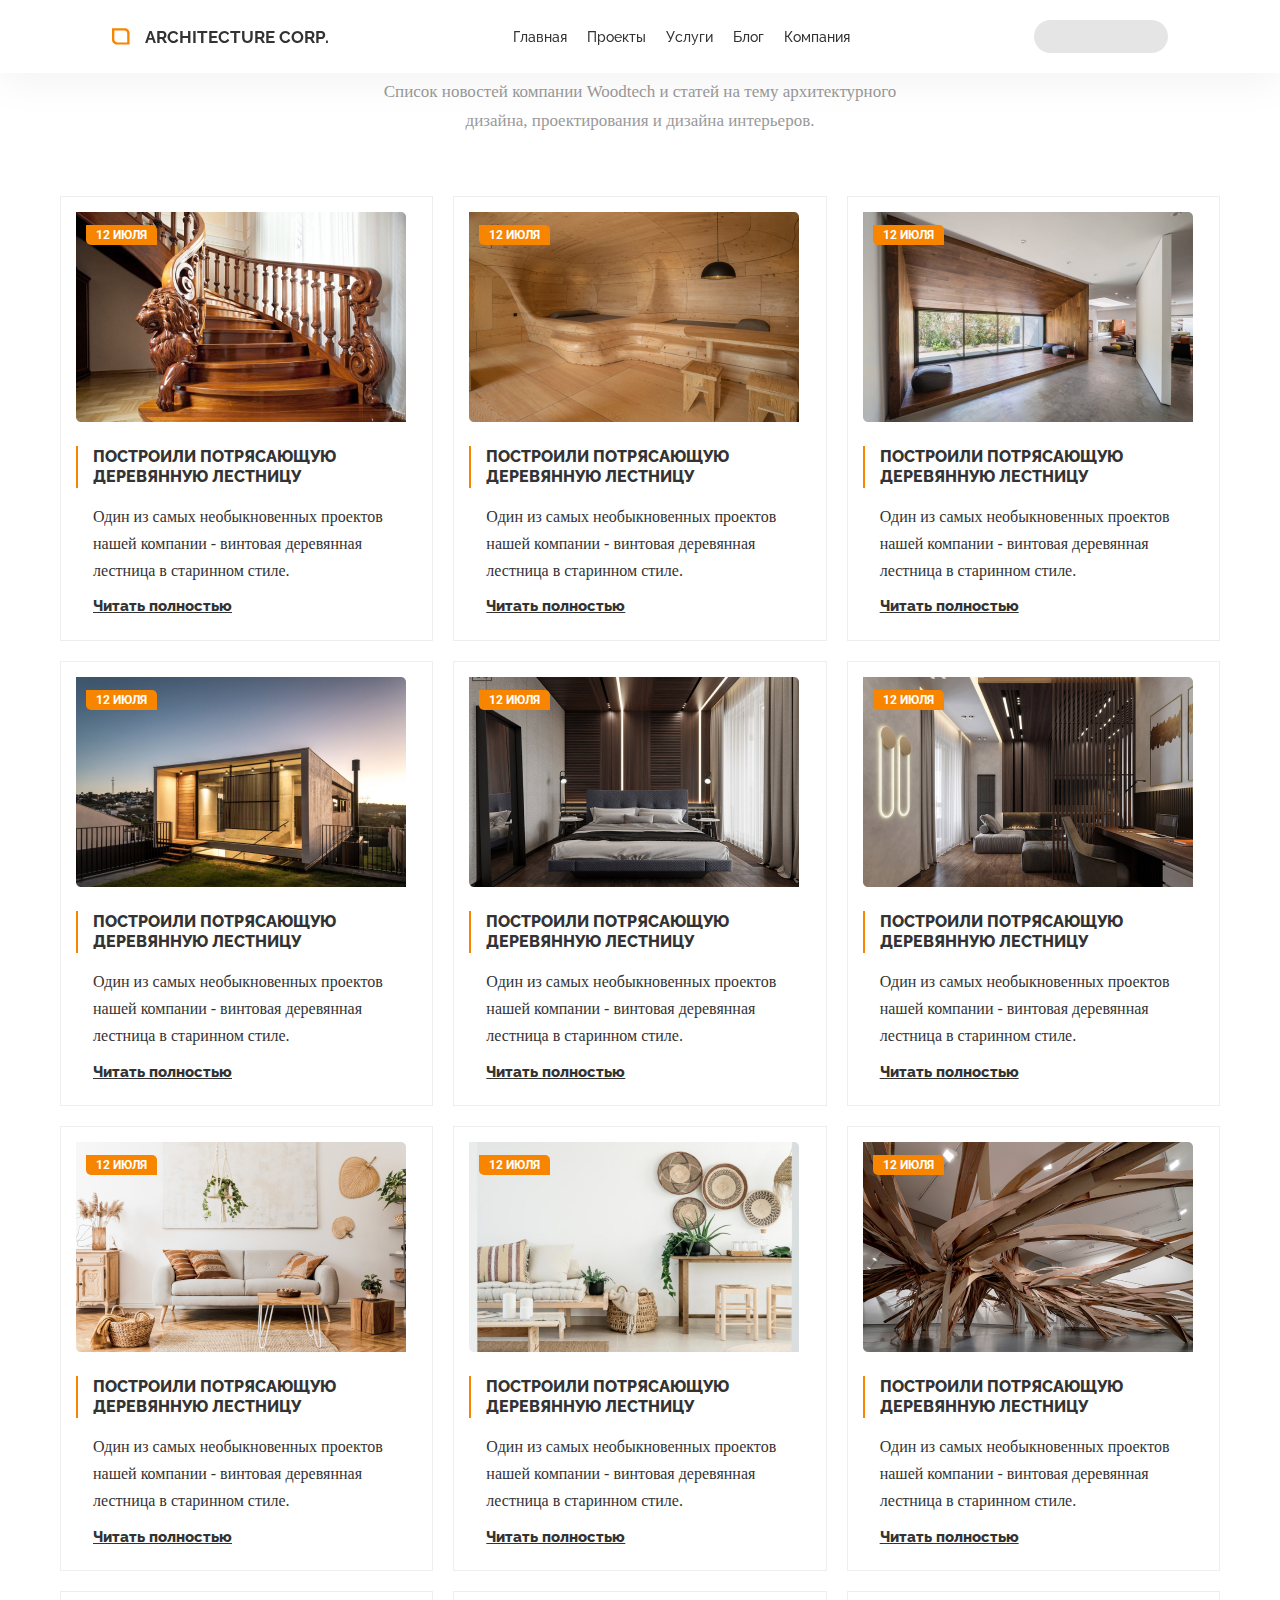
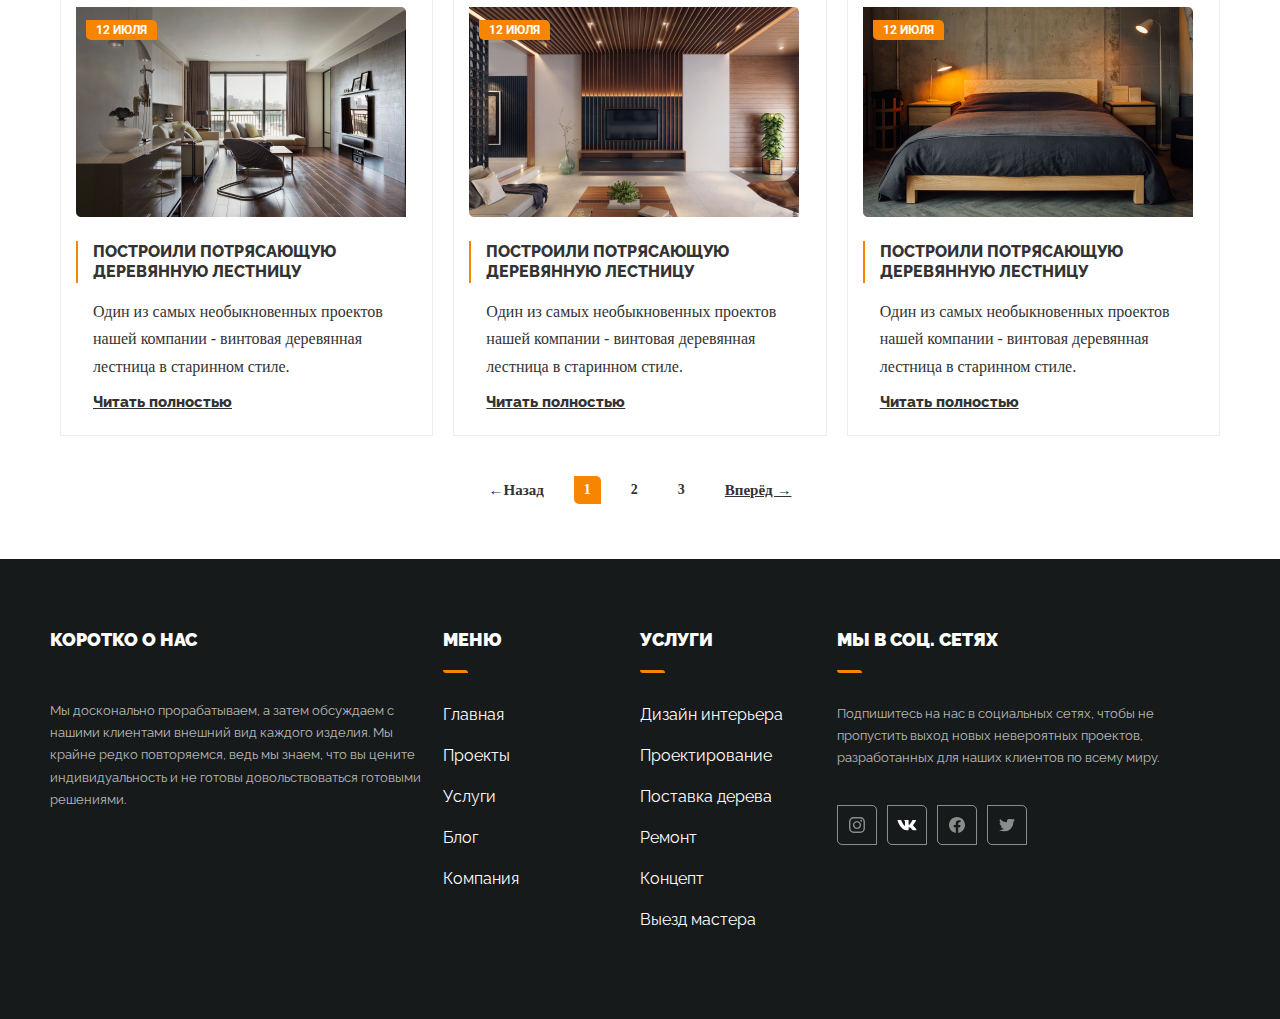
<file: Home/blog.html>
<!DOCTYPE html>
<html lang="ru">

<head>
    <meta charset="UTF-8">
    <meta http-equiv="X-UA-Compatible" content="IE=edge">
    <meta name="viewport" content="width=device-width, initial-scale=1.0">
    <title>Блог компании</title>
    <link rel="stylesheet" href="css/style2.css">
    <link rel="stylesheet" href="../src/css/style.css">
    <link rel="preconnect" href="https://fonts.googleapis.com">
    <link rel="preconnect" href="https://fonts.gstatic.com" crossorigin>
    <link href="https://fonts.googleapis.com/css2?family=Raleway:wght@900&display=swap" rel="stylesheet">
    <link rel="stylesheet" href="https://cdnjs.cloudflare.com/ajax/libs/font-awesome/6.2.1/css/all.min.css"
        integrity="sha512-MV7K8+y+gLIBoVD59lQIYicR65iaqukzvf/nwasF0nqhPay5w/9lJmVM2hMDcnK1OnMGCdVK+iQrJ7lzPJQd1w=="
        crossorigin="anonymous" referrerpolicy="no-referrer" />
    <link href="https://cdn.jsdelivr.net/npm/bootstrap@5.2.3/dist/css/bootstrap.min.css" rel="stylesheet"
        integrity="sha384-rbsA2VBKQhggwzxH7pPCaAqO46MgnOM80zW1RWuH61DGLwZJEdK2Kadq2F9CUG65" crossorigin="anonymous">
    <link
        href="https://fonts.googleapis.com/css2?family=Raleway:wght@300;400;500;600;700;800&family=Roboto:wght@300;400;500;700;900&display=swap"
        rel="stylesheet">
</head>

<body>
    <header class="">
        <div class="container">
            <div class="header js-header">
                <div class="header__logo">
                    <img src="../src/img/icons/Subtract.svg" alt="" class="header__logo-image">
                    <h2 class="header__logo-title js-header__h2">Architecture corp.</h2>
                </div>
                <nav class="header__nav">
                    <ul class="header__menu">
                        <li class="header__menu-link"><a class="js-header__cylka" href="./index.html">Главная</a></li>
                        <li class="header__menu-link"><a class="js-header__cylka" href="./projects.html">Проекты</a>
                        </li>
                        <li class="header__menu-link"><a class="js-header__cylka" href="./service.html">Услуги</a></li>
                        <li class="header__menu-link"><a class="js-header__cylka" href="./blog.html">Блог</a></li>
                        <li class="header__menu-link"><a class="js-header__cylka"
                                href="./about_company.html">Компания</a></li>
                    </ul>
                </nav>
                <div class="header__block">
                    <i class="fa-brands fa-instagram"></i>
                    <i class="fa-brands fa-vk"></i>
                    <i class="fa-brands fa-facebook"></i>
                    <i class="fa-brands fa-twitter"></i>
                </div>
            </div>
        </div>
    </header>
    <section class="blog">
        <div class="container">
            <div class="services_text">
                <h1 class="title">
                    Блог компании
                </h1>
                <p class="small_text">
                    Список новостей компании Woodtech и статей на тему архитектурного дизайна, проектирования и дизайна
                    интерьеров.
                </p>
            </div>
            <div class="blog_inner">
                <div class="col2">
                    <div class="col_img">
                        <img src="images/blog/image.png" alt="">
                        <button class="btn btn2">12 июля</button>
                    </div>
                    <div class="col_title">
                        <hr>
                        <h2 class="text_title text_title2">Построили потрясающую деревянную лестницу</h2>
                    </div>
                    <div class="col_text2">
                        <p class="col_small_text2">Один из самых необыкновенных проектов нашей компании - винтовая
                            деревянная лестница в старинном стиле.</p>
                        <a href="">Читать полностью</a>
                    </div>
                </div>
                <div class="col2">
                    <div class="col_img">
                        <img src="images/blog/image2.png" alt="">
                        <button class="btn btn2">12 июля</button>
                    </div>
                    <div class="col_title">
                        <hr>
                        <h2 class="text_title text_title2">Построили потрясающую деревянную лестницу</h2>
                    </div>
                    <div class="col_text2">
                        <p class="col_small_text2">Один из самых необыкновенных проектов нашей компании - винтовая
                            деревянная лестница в старинном стиле.</p>
                        <a href="">Читать полностью</a>
                    </div>
                </div>
                <div class="col2">
                    <div class="col_img">
                        <img src="images/blog/image3.png" alt="">
                        <button class="btn btn2">12 июля</button>
                    </div>
                    <div class="col_title">
                        <hr>
                        <h2 class="text_title text_title2">Построили потрясающую деревянную лестницу</h2>
                    </div>
                    <div class="col_text2">
                        <p class="col_small_text2">Один из самых необыкновенных проектов нашей компании - винтовая
                            деревянная лестница в старинном стиле.</p>
                        <a href="">Читать полностью</a>
                    </div>
                </div>
                <div class="col2">
                    <div class="col_img">
                        <img src="images/blog/image4.png" alt="">
                        <button class="btn btn2">12 июля</button>
                    </div>
                    <div class="col_title">
                        <hr>
                        <h2 class="text_title text_title2">Построили потрясающую деревянную лестницу</h2>
                    </div>
                    <div class="col_text2">
                        <p class="col_small_text2">Один из самых необыкновенных проектов нашей компании - винтовая
                            деревянная лестница в старинном стиле.</p>
                        <a href="">Читать полностью</a>
                    </div>
                </div>
                <div class="col2">
                    <div class="col_img">
                        <img src="images/blog/image5.png" alt="">
                        <button class="btn btn2">12 июля</button>
                    </div>
                    <div class="col_title">
                        <hr>
                        <h2 class="text_title text_title2">Построили потрясающую деревянную лестницу</h2>
                    </div>
                    <div class="col_text2">
                        <p class="col_small_text2">Один из самых необыкновенных проектов нашей компании - винтовая
                            деревянная лестница в старинном стиле.</p>
                        <a href="">Читать полностью</a>
                    </div>
                </div>
                <div class="col2">
                    <div class="col_img">
                        <img src="images/blog/image6.png" alt="">
                        <button class="btn btn2">12 июля</button>
                    </div>
                    <div class="col_title">
                        <hr>
                        <h2 class="text_title text_title2">Построили потрясающую деревянную лестницу</h2>
                    </div>
                    <div class="col_text2">
                        <p class="col_small_text2">Один из самых необыкновенных проектов нашей компании - винтовая
                            деревянная лестница в старинном стиле.</p>
                        <a href="">Читать полностью</a>
                    </div>
                </div>
                <div class="col2">
                    <div class="col_img">
                        <img src="images/blog/image7.png" alt="">
                        <button class="btn btn2">12 июля</button>
                    </div>
                    <div class="col_title">
                        <hr>
                        <h2 class="text_title text_title2">Построили потрясающую деревянную лестницу</h2>
                    </div>
                    <div class="col_text2">
                        <p class="col_small_text2">Один из самых необыкновенных проектов нашей компании - винтовая
                            деревянная лестница в старинном стиле.</p>
                        <a href="">Читать полностью</a>
                    </div>
                </div>
                <div class="col2">
                    <div class="col_img">
                        <img src="images/blog/image8.png" alt="">
                        <button class="btn btn2">12 июля</button>
                    </div>
                    <div class="col_title">
                        <hr>
                        <h2 class="text_title text_title2">Построили потрясающую деревянную лестницу</h2>
                    </div>
                    <div class="col_text2">
                        <p class="col_small_text2">Один из самых необыкновенных проектов нашей компании - винтовая
                            деревянная лестница в старинном стиле.</p>
                        <a href="">Читать полностью</a>
                    </div>
                </div>
                <div class="col2">
                    <div class="col_img">
                        <img src="images/blog/image9.png" alt="">
                        <button class="btn btn2">12 июля</button>
                    </div>
                    <div class="col_title">
                        <hr>
                        <h2 class="text_title text_title2">Построили потрясающую деревянную лестницу</h2>
                    </div>
                    <div class="col_text2">
                        <p class="col_small_text2">Один из самых необыкновенных проектов нашей компании - винтовая
                            деревянная лестница в старинном стиле.</p>
                        <a href="">Читать полностью</a>
                    </div>
                </div>
                <div class="col2">
                    <div class="col_img">
                        <img src="images/blog/image10.png" alt="">
                        <button class="btn btn2">12 июля</button>
                    </div>
                    <div class="col_title">
                        <hr>
                        <h2 class="text_title text_title2">Построили потрясающую деревянную лестницу</h2>
                    </div>
                    <div class="col_text2">
                        <p class="col_small_text2">Один из самых необыкновенных проектов нашей компании - винтовая
                            деревянная лестница в старинном стиле.</p>
                        <a href="">Читать полностью</a>
                    </div>
                </div>
                <div class="col2">
                    <div class="col_img">
                        <img src="images/blog/image11.png" alt="">
                        <button class="btn btn2">12 июля</button>
                    </div>
                    <div class="col_title">
                        <hr>
                        <h2 class="text_title text_title2">Построили потрясающую деревянную лестницу</h2>
                    </div>
                    <div class="col_text2">
                        <p class="col_small_text2">Один из самых необыкновенных проектов нашей компании - винтовая
                            деревянная лестница в старинном стиле.</p>
                        <a href="">Читать полностью</a>
                    </div>
                </div>
                <div class="col2">
                    <div class="col_img">
                        <img src="images/blog/image12.png" alt="">
                        <button class="btn btn2">12 июля</button>
                    </div>
                    <div class="col_title">
                        <hr>
                        <h2 class="text_title text_title2">Построили потрясающую деревянную лестницу</h2>
                    </div>
                    <div class="col_text2">
                        <p class="col_small_text2">Один из самых необыкновенных проектов нашей компании - винтовая
                            деревянная лестница в старинном стиле.</p>
                        <a href="">Читать полностью</a>
                    </div>
                </div>
            </div>
            <div class="pagination">
                <a class="pag">←Назад</a>
                <ul class="pag_list">
                    <li class="pag_el _active">1</li>
                    <li class="pag_el">2</li>
                    <li class="pag_el">3</li>
                </ul>
                <a class="pag _active">Вперёд →</a>
            </div>
        </div>
    </section>
    <footer class="footer">

        <div class="container">
            <div class="footer__boxes">
                <div class="footer__box">
                    <h1>Коротко о нас</h1>
                    <p>Мы досконально прорабатываем, а затем обсуждаем с нашими клиентами внешний вид каждого изделия.
                        Мы крайне редко повторяемся, ведь мы знаем, что вы цените индивидуальность и не готовы
                        довольствоваться готовыми решениями.</p>
                </div>
                <div class="footer__box">
                    <h1>Меню</h1>
                    <ul>
                        <li><a href="./index.html">Главная</a></li>
                        <li><a href="./projects.html">Проекты</a></li>
                        <li><a href="./service.html">Услуги</a></li>
                        <li><a href="./blog.html">Блог</a></li>
                        <li><a href="./about_company.html">Компания</a></li>
                    </ul>
                </div>
                <div class="footer__box">
                    <h1>Услуги</h1>
                    <ul>
                        <li><a href="">Дизайн интерьера</a></li>
                        <li><a href="">Проектирование</a></li>
                        <li><a href="">Поставка дерева</a></li>
                        <li><a href="">Ремонт</a></li>
                        <li><a href="">Концепт</a></li>
                        <li><a href="">Выезд мастера</a></li>
                    </ul>
                </div>
                <div class="footer__box">
                    <h1>Мы в соц. сетях</h1>
                    <ul></ul>
                    <p>Подпишитесь на нас в социальных сетях, чтобы не пропустить выход новых невероятных проектов,
                        разработанных для наших клиентов по всему миру.</p>
                    <div class="footer__int">
                        <div class="footer__int1">
                            <img src="../src/img/icons/inst.svg" alt="">

                        </div>
                        <div class="footer__int1">
                            <img src="../src/img/icons/vk.svg" alt="">

                        </div>
                        <div class="footer__int1">
                            <img src="../src/img/icons/fasbook.svg" alt="">

                        </div>
                        <div class="footer__int1">
                            <img src="../src/img/icons/twitter.svg" alt="">

                        </div>
                    </div>
                </div>
            </div>
        </div>

    </footer>
</body>

</html>
</file>
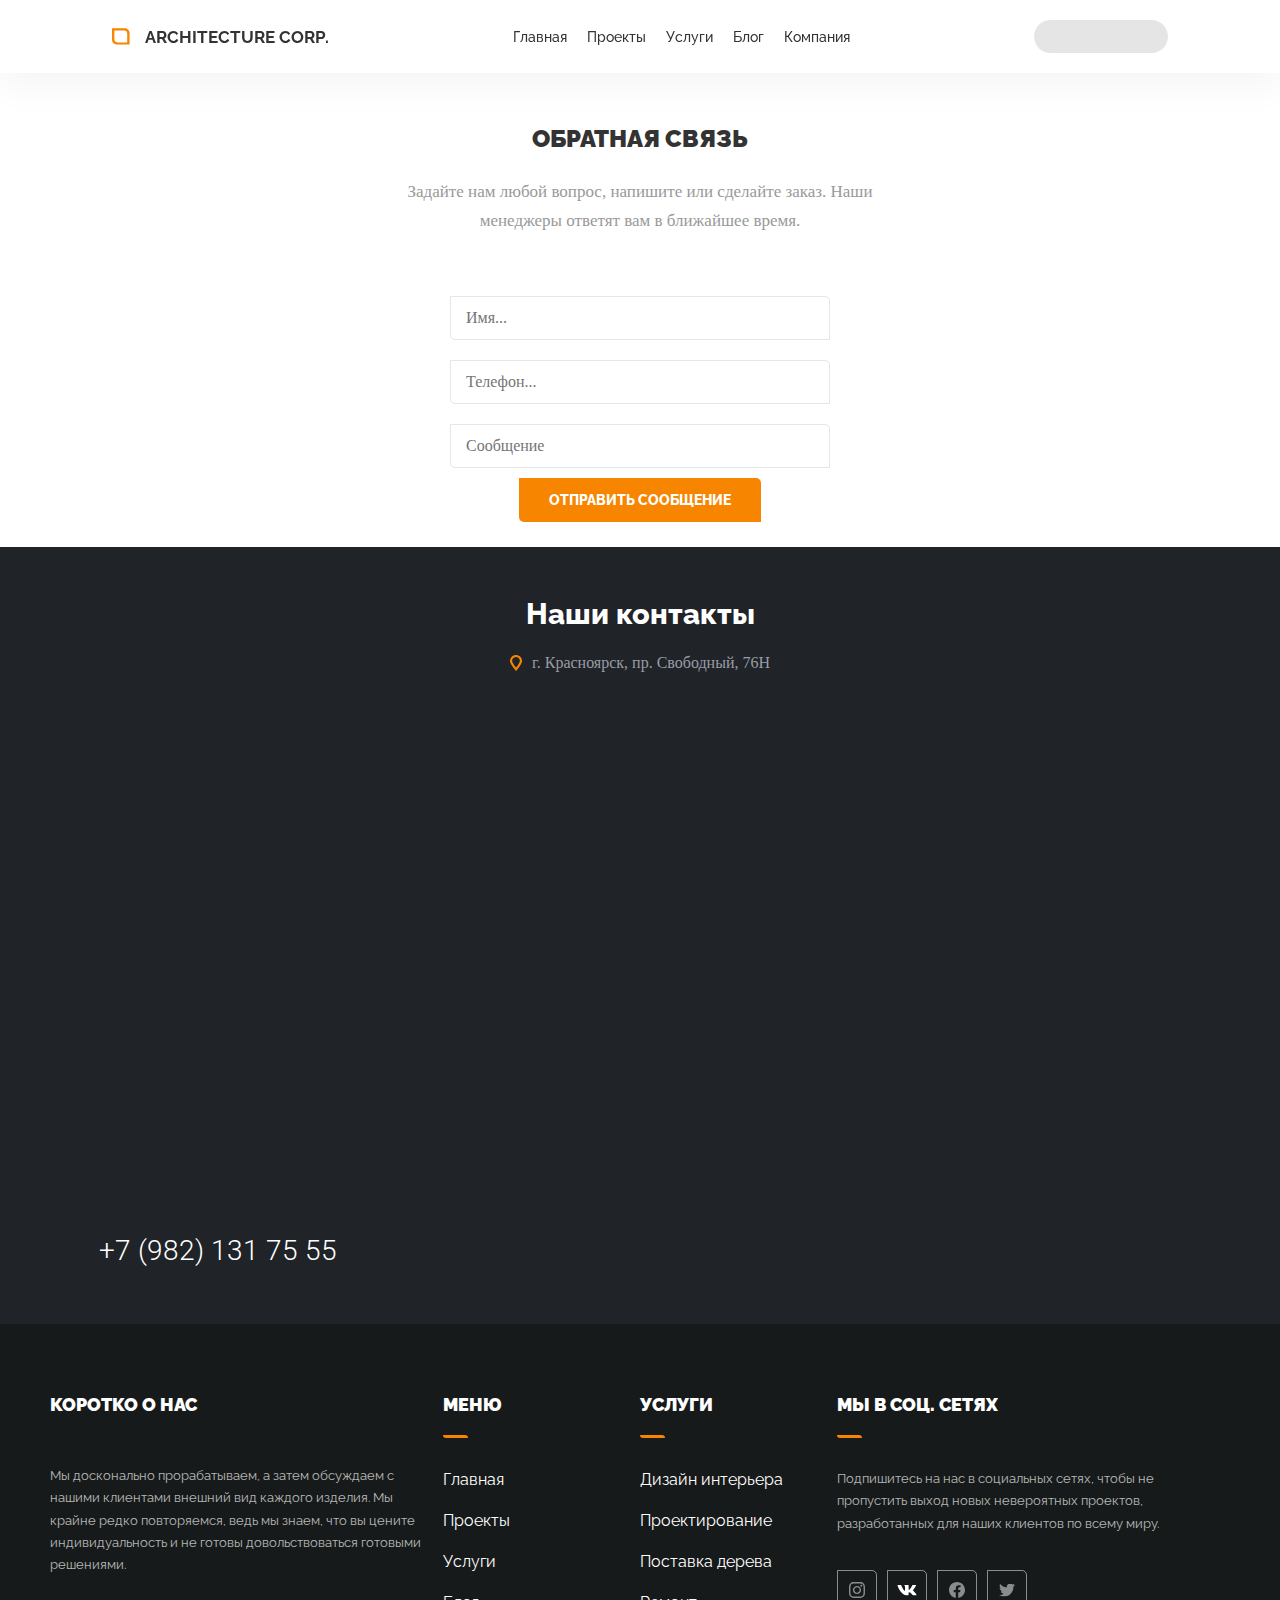
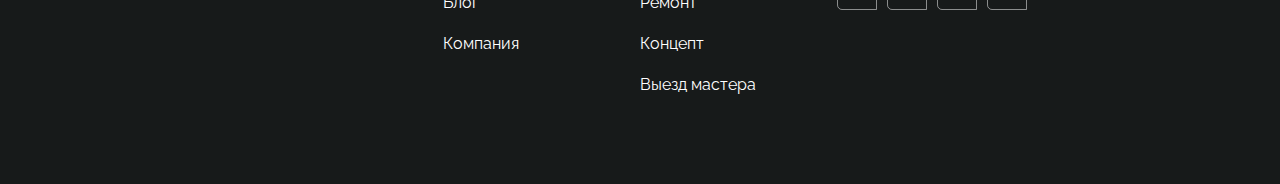
<file: Home/contacts.html>
<!DOCTYPE html>
<html lang="en">

<head>
    <meta charset="UTF-8">
    <meta http-equiv="X-UA-Compatible" content="IE=edge">
    <meta name="viewport" content="width=device-width, initial-scale=1.0">
    <title>Document</title>
    <link rel="stylesheet" href="css/style2.css">
    <link rel="stylesheet" href="../src/css/style.css">
    <link rel="preconnect" href="https://fonts.googleapis.com">
    <link rel="preconnect" href="https://fonts.gstatic.com" crossorigin>
    <link href="https://fonts.googleapis.com/css2?family=Raleway:wght@900&display=swap" rel="stylesheet">
    <link rel="stylesheet" href="https://cdnjs.cloudflare.com/ajax/libs/font-awesome/6.2.1/css/all.min.css"
        integrity="sha512-MV7K8+y+gLIBoVD59lQIYicR65iaqukzvf/nwasF0nqhPay5w/9lJmVM2hMDcnK1OnMGCdVK+iQrJ7lzPJQd1w=="
        crossorigin="anonymous" referrerpolicy="no-referrer" />
    <link href="https://cdn.jsdelivr.net/npm/bootstrap@5.2.3/dist/css/bootstrap.min.css" rel="stylesheet"
        integrity="sha384-rbsA2VBKQhggwzxH7pPCaAqO46MgnOM80zW1RWuH61DGLwZJEdK2Kadq2F9CUG65" crossorigin="anonymous">
    <link
        href="https://fonts.googleapis.com/css2?family=Raleway:wght@300;400;500;600;700;800&family=Roboto:wght@300;400;500;700;900&display=swap"
        rel="stylesheet">
</head>

<body>
    <header class="">
        <div class="container">
            <div class="header js-header">
                <div class="header__logo">
                    <img src="../src/img/icons/Subtract.svg" alt="" class="header__logo-image">
                    <h2 class="header__logo-title js-header__h2">Architecture corp.</h2>
                </div>
                <nav class="header__nav">
                    <ul class="header__menu">
                        <li class="header__menu-link"><a class="js-header__cylka" href="./index.html">Главная</a></li>
                        <li class="header__menu-link"><a class="js-header__cylka" href="./projects.html">Проекты</a>
                        </li>
                        <li class="header__menu-link"><a class="js-header__cylka" href="./service.html">Услуги</a></li>
                        <li class="header__menu-link"><a class="js-header__cylka" href="./blog.html">Блог</a></li>
                        <li class="header__menu-link"><a class="js-header__cylka"
                                href="./about_company.html">Компания</a></li>
                    </ul>
                </nav>
                <div class="header__block">
                    <i class="fa-brands fa-instagram"></i>
                    <i class="fa-brands fa-vk"></i>
                    <i class="fa-brands fa-facebook"></i>
                    <i class="fa-brands fa-twitter"></i>
                </div>
            </div>
        </div>
    </header>

    <section>
        <div class="container">
            <div class="contacts">
                <div style="margin-top: 100px;" class="services_text">
                    <h1 class="title">
                        Обратная связь
                    </h1>
                    <p class="small_text">
                        Задайте нам любой вопрос, напишите или сделайте заказ.
                        Наши менеджеры ответят вам в ближайшее время.
                    </p>
                </div>
                <div class="contacts_inner">
                    <form class="contacts_form" method="post">

                        <input placeholder="Имя..." type="text" class="form_group" name='name'>
                        <input placeholder="Телефон..." type="text" class="form_group" name='phone'>
                        <input placeholder="Сообщение" type="text" class="form_group" name='text'>
                        <button class="btn" type="submit">Отправить сообщение</button>
                    </form>
                </div>
            </div>
        </div>
    </section>
    <section class="map">
        <div class="container">
            <div class="contact_text">
                <h2 class="contact_title">
                    Наши контакты
                </h2>
                <p class="contact_small_text">
                    <img src="images/mapmarker.png" alt=""> г. Красноярск, пр. Свободный, 76Н
                </p>
                <a class="phone">+7 (982) 131 75 55</a>
                <iframe class="google_map"
                    src="https://www.google.com/maps/embed?pb=!1m18!1m12!1m3!1d2230.586088746821!2d92.7647033159819!3d56.00852197970755!2m3!1f0!2f0!3f0!3m2!1i1024!2i768!4f13.1!3m3!1m2!1s0x5cd7adcec02936c1%3A0x821d16cb7369f133!2z0J7QsdGJ0LXQttC40YLQuNC1INCh0KTQoyDihJYyMQ!5e0!3m2!1sru!2skg!4v1671136652071!5m2!1sru!2skg"
                    width="600" height="450" style="border:0;" allowfullscreen="" loading="lazy"
                    referrerpolicy="no-referrer-when-downgrade"></iframe>
            </div>
        </div>
    </section>
    <footer class="footer">

        <div class="container">
            <div class="footer__boxes">
                <div class="footer__box">
                    <h1>Коротко о нас</h1>
                    <p>Мы досконально прорабатываем, а затем обсуждаем с нашими клиентами внешний вид каждого изделия.
                        Мы крайне редко повторяемся, ведь мы знаем, что вы цените индивидуальность и не готовы
                        довольствоваться готовыми решениями.</p>
                </div>
                <div class="footer__box">
                    <h1>Меню</h1>
                    <ul>
                        <li><a href="./index.html">Главная</a></li>
                        <li><a href="./projects.html">Проекты</a></li>
                        <li><a href="./service.html">Услуги</a></li>
                        <li><a href="./blog.html">Блог</a></li>
                        <li><a href="./about_company.html">Компания</a></li>
                    </ul>
                </div>
                <div class="footer__box">
                    <h1>Услуги</h1>
                    <ul>
                        <li><a href="">Дизайн интерьера</a></li>
                        <li><a href="">Проектирование</a></li>
                        <li><a href="">Поставка дерева</a></li>
                        <li><a href="">Ремонт</a></li>
                        <li><a href="">Концепт</a></li>
                        <li><a href="">Выезд мастера</a></li>
                    </ul>
                </div>
                <div class="footer__box">
                    <h1>Мы в соц. сетях</h1>
                    <ul></ul>
                    <p>Подпишитесь на нас в социальных сетях, чтобы не пропустить выход новых невероятных проектов,
                        разработанных для наших клиентов по всему миру.</p>
                    <div class="footer__int">
                        <div class="footer__int1">
                            <img src="../src/img/icons/inst.svg" alt="">

                        </div>
                        <div class="footer__int1">
                            <img src="../src/img/icons/vk.svg" alt="">

                        </div>
                        <div class="footer__int1">
                            <img src="../src/img/icons/fasbook.svg" alt="">

                        </div>
                        <div class="footer__int1">
                            <img src="../src/img/icons/twitter.svg" alt="">

                        </div>
                    </div>
                </div>
            </div>
        </div>

    </footer>
</body>

</html>
</file>
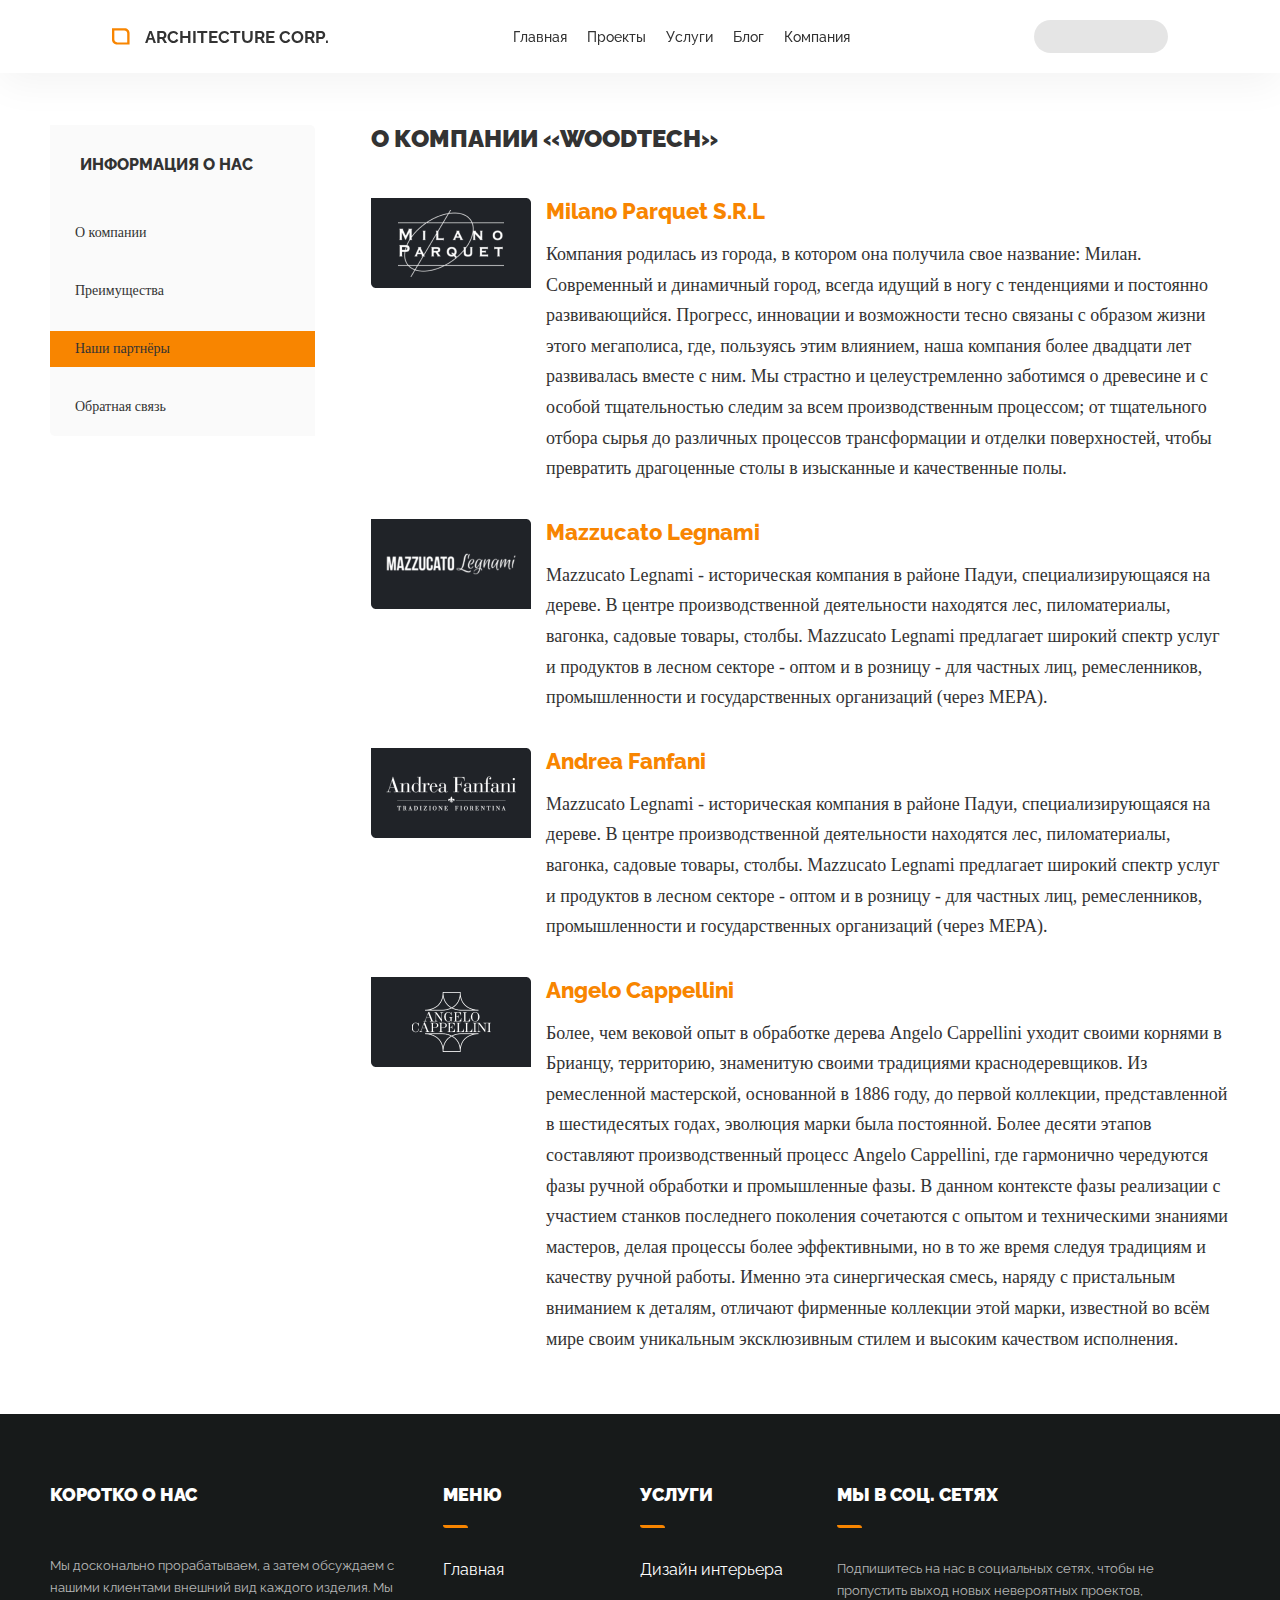
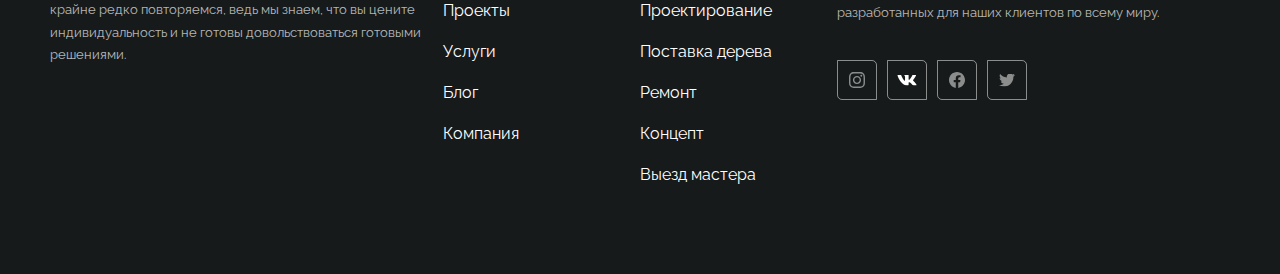
<file: Home/partner.html>
<!DOCTYPE html>
<html lang="en">

<head>
    <meta charset="UTF-8">
    <meta http-equiv="X-UA-Compatible" content="IE=edge">
    <meta name="viewport" content="width=device-width, initial-scale=1.0">
    <title>Document</title>
    <link rel="stylesheet" href="css/style2.css">
    <link rel="stylesheet" href="../src/css/style.css">
    <link rel="preconnect" href="https://fonts.googleapis.com">
    <link rel="preconnect" href="https://fonts.gstatic.com" crossorigin>
    <link href="https://fonts.googleapis.com/css2?family=Raleway:wght@900&display=swap" rel="stylesheet">
    <link rel="stylesheet" href="https://cdnjs.cloudflare.com/ajax/libs/font-awesome/6.2.1/css/all.min.css"
        integrity="sha512-MV7K8+y+gLIBoVD59lQIYicR65iaqukzvf/nwasF0nqhPay5w/9lJmVM2hMDcnK1OnMGCdVK+iQrJ7lzPJQd1w=="
        crossorigin="anonymous" referrerpolicy="no-referrer" />
    <link href="https://cdn.jsdelivr.net/npm/bootstrap@5.2.3/dist/css/bootstrap.min.css" rel="stylesheet"
        integrity="sha384-rbsA2VBKQhggwzxH7pPCaAqO46MgnOM80zW1RWuH61DGLwZJEdK2Kadq2F9CUG65" crossorigin="anonymous">
    <link
        href="https://fonts.googleapis.com/css2?family=Raleway:wght@300;400;500;600;700;800&family=Roboto:wght@300;400;500;700;900&display=swap"
        rel="stylesheet">
</head>

<body>
    <header class="">
        <div class="container">
            <div class="header js-header">
                <div class="header__logo">
                    <img src="../src/img/icons/Subtract.svg" alt="" class="header__logo-image">
                    <h2 class="header__logo-title js-header__h2">Architecture corp.</h2>
                </div>
                <nav class="header__nav">
                    <ul class="header__menu">
                        <li class="header__menu-link"><a class="js-header__cylka" href="./index.html">Главная</a></li>
                        <li class="header__menu-link"><a class="js-header__cylka" href="./projects.html">Проекты</a>
                        </li>
                        <li class="header__menu-link"><a class="js-header__cylka" href="./service.html">Услуги</a></li>
                        <li class="header__menu-link"><a class="js-header__cylka" href="./blog.html">Блог</a></li>
                        <li class="header__menu-link"><a class="js-header__cylka"
                                href="./about_company.html">Компания</a></li>
                    </ul>
                </nav>
                <div class="header__block">
                    <i class="fa-brands fa-instagram"></i>
                    <i class="fa-brands fa-vk"></i>
                    <i class="fa-brands fa-facebook"></i>
                    <i class="fa-brands fa-twitter"></i>
                </div>
            </div>
        </div>
    </header>


    <section>
        <div class="container">
            <div style="margin-top: 100px;" class="info_flex">
                <div class="info">
                    <h2 class="text_title small">Информация о нас</h2>
                    <div class="info_list">
                        <a href="./about_company.html" class="info_list_el">О компании</a>
                        <a href="./benefits.html" class="info_list_el">Преимущества</a>
                        <a href="#" class="info_list_el _active">Наши партнёры</a>
                        <a href="./contacts.html" class="info_list_el">Обратная связь</a>
                    </div>
                </div>
                <div class="partners">
                    <h1 class="title">
                        О компании «Woodtech»
                    </h1>
                    <div class="partners_column">
                        <div class="col4">
                            <img src="../Home/images/partners/img.png" alt="">
                            <div class="text_block">
                                <h2 class="text_orange">Milano Parquet S.R.L</h2>
                                <p class="p_text part_text">Компания родилась из города, в котором она получила свое
                                    название: Милан. Современный и динамичный город, всегда идущий в ногу с тенденциями
                                    и постоянно развивающийся. Прогресс, инновации и возможности тесно связаны с образом
                                    жизни этого мегаполиса, где, пользуясь этим влиянием, наша компания более двадцати
                                    лет развивалась вместе с ним. Мы страстно и целеустремленно заботимся о древесине и
                                    с особой тщательностью следим за всем производственным процессом; от тщательного
                                    отбора сырья до различных процессов трансформации и отделки поверхностей, чтобы
                                    превратить драгоценные столы в изысканные и качественные полы.</p>
                            </div>
                        </div>
                        <div class="col4">
                            <img src="../Home/images/partners/img1.png" alt="">
                            <div class="text_block">
                                <h2 class="text_orange">Mazzucato Legnami</h2>
                                <p class="p_text part_text">Mazzucato Legnami - историческая компания в районе Падуи,
                                    специализирующаяся на дереве. В центре производственной деятельности находятся лес,
                                    пиломатериалы, вагонка, садовые товары, столбы. Mazzucato Legnami предлагает широкий
                                    спектр услуг и продуктов в лесном секторе - оптом и в розницу - для частных лиц,
                                    ремесленников, промышленности и государственных организаций (через MEPA).

                                </p>
                            </div>
                        </div>
                        <div class="col4">
                            <img src="../Home/images/partners/img3.png" alt="">
                            <div class="text_block">
                                <h2 class="text_orange">Andrea Fanfani</h2>
                                <p class="p_text part_text">Mazzucato Legnami - историческая компания в районе Падуи,
                                    специализирующаяся на дереве. В центре производственной деятельности находятся лес,
                                    пиломатериалы, вагонка, садовые товары, столбы. Mazzucato Legnami предлагает широкий
                                    спектр услуг и продуктов в лесном секторе - оптом и в розницу - для частных лиц,
                                    ремесленников, промышленности и государственных организаций (через MEPA).
                                </p>
                            </div>
                        </div>
                        <div class="col4">
                            <img src="../Home/images/partners/img4.png" alt="">
                            <div class="text_block">
                                <h2 class="text_orange">Angelo Cappellini</h2>
                                <p class="p_text part_text">Более, чем вековой опыт в обработке дерева Angelo Cappellini
                                    уходит своими корнями в Брианцу, территорию, знаменитую своими традициями
                                    краснодеревщиков. Из ремесленной мастерской, основанной в 1886 году, до первой
                                    коллекции, представленной в шестидесятых годах, эволюция марки была постоянной.
                                    Более десяти этапов составляют производственный процесс Angelo Cappellini, где
                                    гармонично чередуются фазы ручной обработки и промышленные фазы. В данном контексте
                                    фазы реализации с участием станков последнего поколения сочетаются с опытом и
                                    техническими знаниями мастеров, делая процессы более эффективными, но в то же время
                                    следуя традициям и качеству ручной работы. Именно эта синергическая смесь, наряду с
                                    пристальным вниманием к деталям, отличают фирменные коллекции этой марки, известной
                                    во всём мире своим уникальным эксклюзивным стилем и высоким качеством исполнения.
                                </p>
                            </div>
                        </div>
                    </div>
                </div>
            </div>
        </div>
    </section>
    <footer class="footer">

        <div class="container">
            <div class="footer__boxes">
                <div class="footer__box">
                    <h1>Коротко о нас</h1>
                    <p>Мы досконально прорабатываем, а затем обсуждаем с нашими клиентами внешний вид каждого изделия.
                        Мы крайне редко повторяемся, ведь мы знаем, что вы цените индивидуальность и не готовы
                        довольствоваться готовыми решениями.</p>
                </div>
                <div class="footer__box">
                    <h1>Меню</h1>
                    <ul>
                        <li><a href="./index.html">Главная</a></li>
                        <li><a href="./projects.html">Проекты</a></li>
                        <li><a href="./service.html">Услуги</a></li>
                        <li><a href="./blog.html">Блог</a></li>
                        <li><a href="./about_company.html">Компания</a></li>
                    </ul>
                </div>
                <div class="footer__box">
                    <h1>Услуги</h1>
                    <ul>
                        <li><a href="">Дизайн интерьера</a></li>
                        <li><a href="">Проектирование</a></li>
                        <li><a href="">Поставка дерева</a></li>
                        <li><a href="">Ремонт</a></li>
                        <li><a href="">Концепт</a></li>
                        <li><a href="">Выезд мастера</a></li>
                    </ul>
                </div>
                <div class="footer__box">
                    <h1>Мы в соц. сетях</h1>
                    <ul></ul>
                    <p>Подпишитесь на нас в социальных сетях, чтобы не пропустить выход новых невероятных проектов,
                        разработанных для наших клиентов по всему миру.</p>
                    <div class="footer__int">
                        <div class="footer__int1">
                            <img src="../src/img/icons/inst.svg" alt="">

                        </div>
                        <div class="footer__int1">
                            <img src="../src/img/icons/vk.svg" alt="">

                        </div>
                        <div class="footer__int1">
                            <img src="../src/img/icons/fasbook.svg" alt="">

                        </div>
                        <div class="footer__int1">
                            <img src="../src/img/icons/twitter.svg" alt="">

                        </div>
                    </div>
                </div>
            </div>
        </div>

    </footer>
</body>

</html>
</file>
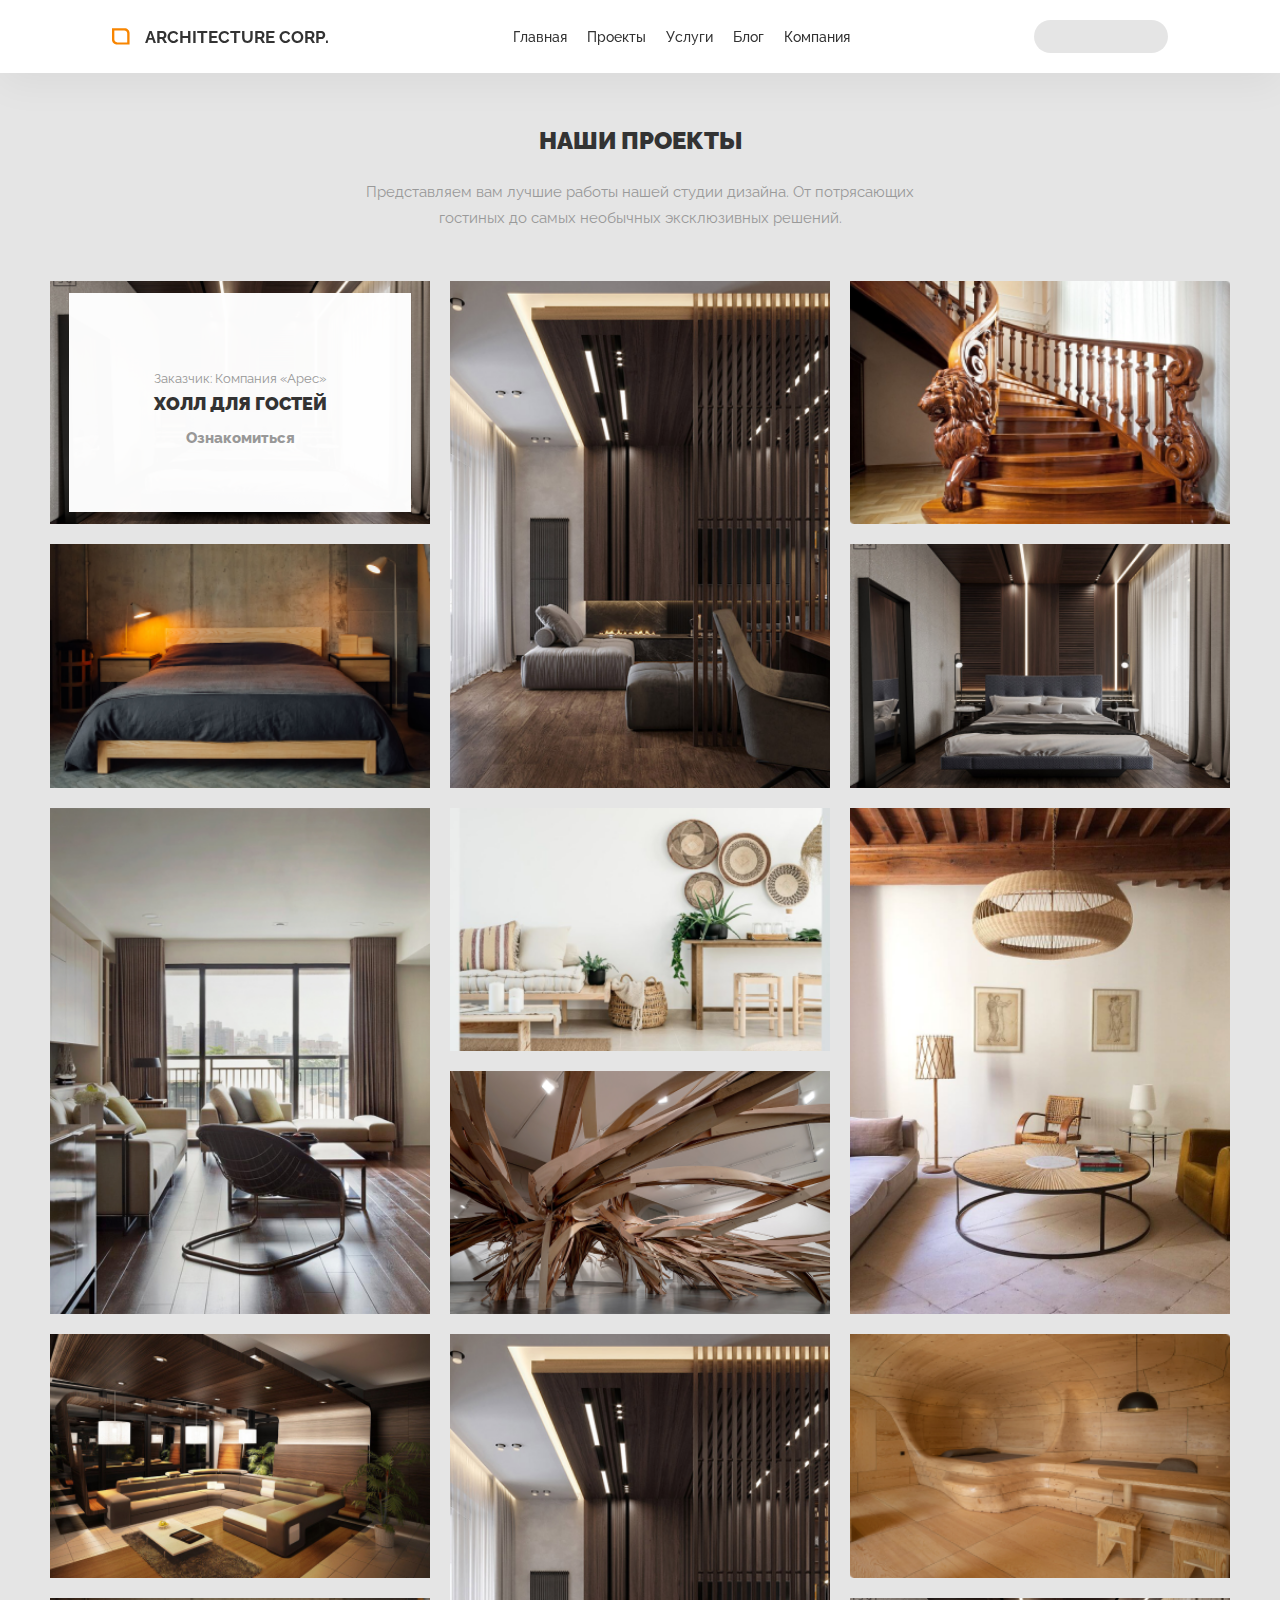
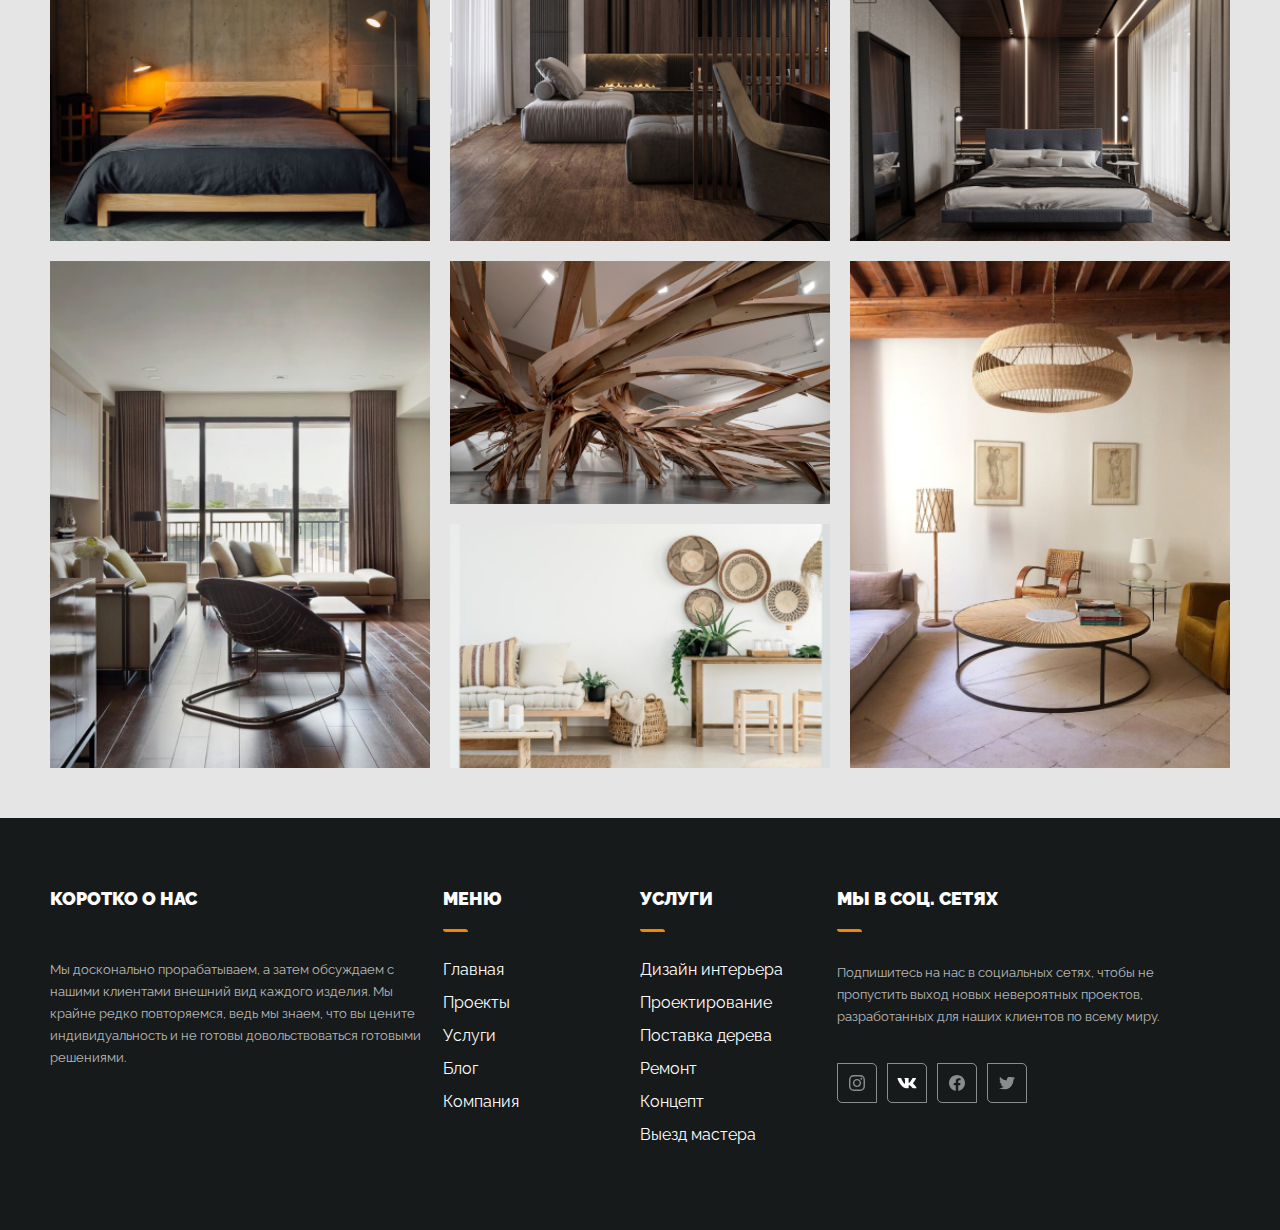
<file: Home/projects.html>
<!DOCTYPE html>
<html lang="en">

<head>
	<meta charset="UTF-8">
	<meta http-equiv="X-UA-Compatible" content="IE=edge">
	<meta name="viewport" content="width=device-width, initial-scale=1.0">
	<title>Projects</title>
	<link rel="stylesheet" href="https://cdnjs.cloudflare.com/ajax/libs/font-awesome/6.2.1/css/all.min.css"
		integrity="sha512-MV7K8+y+gLIBoVD59lQIYicR65iaqukzvf/nwasF0nqhPay5w/9lJmVM2hMDcnK1OnMGCdVK+iQrJ7lzPJQd1w=="
		crossorigin="anonymous" referrerpolicy="no-referrer" />
	<link href="https://cdn.jsdelivr.net/npm/bootstrap@5.2.3/dist/css/bootstrap.min.css" rel="stylesheet"
		integrity="sha384-rbsA2VBKQhggwzxH7pPCaAqO46MgnOM80zW1RWuH61DGLwZJEdK2Kadq2F9CUG65" crossorigin="anonymous">
	<link rel="stylesheet" href="../src/css/reset.css">
	<link rel="stylesheet" href="../src/css/pr-style.css">
	<link rel="stylesheet" href="../src/css/style.css">

	<link rel="preconnect" href="https://fonts.googleapis.com">
	<link rel="preconnect" href="https://fonts.googleapis.com">
	<link rel="preconnect" href="https://fonts.gstatic.com" crossorigin>
	<link
		href="https://fonts.googleapis.com/css2?family=Raleway:wght@300;400;500;600;700;800&family=Roboto:wght@300;400;500;700;900&display=swap"
		rel="stylesheet">
</head>

<body>
	<header class="">
		<div class="container">
			<div class="header js-header">
				<div class="header__logo">
					<img src="../src/img/icons/Subtract.svg" alt="" class="header__logo-image">
					<h2 class="header__logo-title js-header__h2">Architecture corp.</h2>
				</div>
				<nav class="header__nav">
					<ul class="header__menu">
						<li class="header__menu-link"><a class="js-header__cylka" href="./index.html">Главная</a></li>
						<li class="header__menu-link"><a class="js-header__cylka" href="./projects.html">Проекты</a>
						</li>
						<li class="header__menu-link"><a class="js-header__cylka" href="./service.html">Услуги</a></li>
						<li class="header__menu-link"><a class="js-header__cylka" href="./blog.html">Блог</a></li>
						<li class="header__menu-link"><a class="js-header__cylka" href="./about_company.html">Компания</a></li>
					</ul>
				</nav>
				<div class="header__block">
					<i class="fa-brands fa-instagram"></i>
					<i class="fa-brands fa-vk"></i>
					<i class="fa-brands fa-facebook"></i>
					<i class="fa-brands fa-twitter"></i>
				</div>
			</div>
		</div>
	</header>
	<main>
		<section class="section-5">
			<div class="container">
				<div class="section-5__top-box">
					<h1 class="section-5__title">Наши проекты</h1>
					<p class="section-5__text">Представляем вам лучшие работы нашей студии дизайна. От потрясающих гостиных до
						самых необычных
						эксклюзивных решений.</p>
				</div>
				<div class="section-5__body">
					<div class="section-5__box1 section-5__boxd">
						<div class="section-5__boxin section-5__dop1">
							<img src="../src/img/bg.png" alt="">
							<div class="section-5__dop">
								<p>Заказчик: Компания «Арес»</p>
								<h1>Холл для гостей</h1>
								<a href="./Learn.html">Ознакомиться</a>
							</div>

						</div>
						<div class="section-5__box section-5__big">
							<img src="../src/img/bigcol1.png" alt="">
						</div>
						<div class="section-5__box">
							<img src="../src/img/image.png" alt="">

						</div>
						<div class="section-5__box">
							<img src="../src/img/bg-image2.png" alt="">

						</div>
						<div class="section-5__box ">
							<img src="../src/img/bg.png" alt="">
						</div>
						<div class="section-5__box section-5__big">
							<img src="../src/img/bigcol2.png" alt="">
						</div>
						<div class="section-5__box">
							<img src="../src/img/mincol1.png" alt="">
						</div>
						<div class="section-5__box section-5__big">
							<img src="../src/img/bigcol3.png" alt="">
						</div>
						<div class="section-5__box">
							<img src="../src/img/bg1.png" alt="">
						</div>
						<div class="section-5__box ">
							<img src="../src/img/bg2.png" alt="">
						</div>
						<div class="section-5__box section-5__big">
							<img src="../src/img/bigcol1.png" alt="">
						</div>
						<div class="section-5__box">
							<img src="../src/img/image2.png">
						</div>
						<div class="section-5__box">
							<img src="../src/img/bg-image2.png" alt="">
						</div>
						<div class="section-5__box ">
							<img src="../src/img/bg.png" alt="">
						</div>
						<div class="section-5__box section-5__big">
							<img src="../src/img/bigcol2.png" alt="">
						</div>
						<div class="section-5__box ">
							<img src="../src/img/bg1.png" alt="">
						</div>
						<div class="section-5__box section-5__big">
							<img src="../src/img/bigcol3.png" alt="">
						</div>
						<div class="section-5__box ">
							<img src="../src/img/mincol1.png" alt="">
						</div>
					</div>
				</div>
			</div>
		</section>
	</main>
	<footer class="footer">

		<div class="container">
			<div class="footer__boxes">
				<div class="footer__box">
					<h1>Коротко о нас</h1>
					<p>Мы досконально прорабатываем, а затем обсуждаем с нашими клиентами внешний вид каждого изделия.
						Мы крайне редко повторяемся, ведь мы знаем, что вы цените индивидуальность и не готовы
						довольствоваться готовыми решениями.</p>
				</div>
				<div class="footer__box">
					<h1>Меню</h1>
					<ul>
						<li><a href="./index.html">Главная</a></li>
						<li><a href="./projects.html">Проекты</a></li>
						<li><a href="./service.html">Услуги</a></li>
						<li><a href="./blog.html">Блог</a></li>
						<li><a href="./about_company.html">Компания</a></li>
					</ul>
				</div>
				<div class="footer__box">
					<h1>Услуги</h1>
					<ul>
						<li><a href="">Дизайн интерьера</a></li>
						<li><a href="">Проектирование</a></li>
						<li><a href="">Поставка дерева</a></li>
						<li><a href="">Ремонт</a></li>
						<li><a href="">Концепт</a></li>
						<li><a href="">Выезд мастера</a></li>
					</ul>
				</div>
				<div class="footer__box">
					<h1>Мы в соц. сетях</h1>
					<ul></ul>
					<p>Подпишитесь на нас в социальных сетях, чтобы не пропустить выход новых невероятных проектов,
						разработанных для наших клиентов по всему миру.</p>
					<div class="footer__int">
						<div class="footer__int1">
							<img src="../src/img/icons/inst.svg" alt="">

						</div>
						<div class="footer__int1">
							<img src="../src/img/icons/vk.svg" alt="">

						</div>
						<div class="footer__int1">
							<img src="../src/img/icons/fasbook.svg" alt="">

						</div>
						<div class="footer__int1">
							<img src="../src/img/icons/twitter.svg" alt="">

						</div>
					</div>
				</div>
			</div>
		</div>

	</footer>
</body>

</html>
</file>
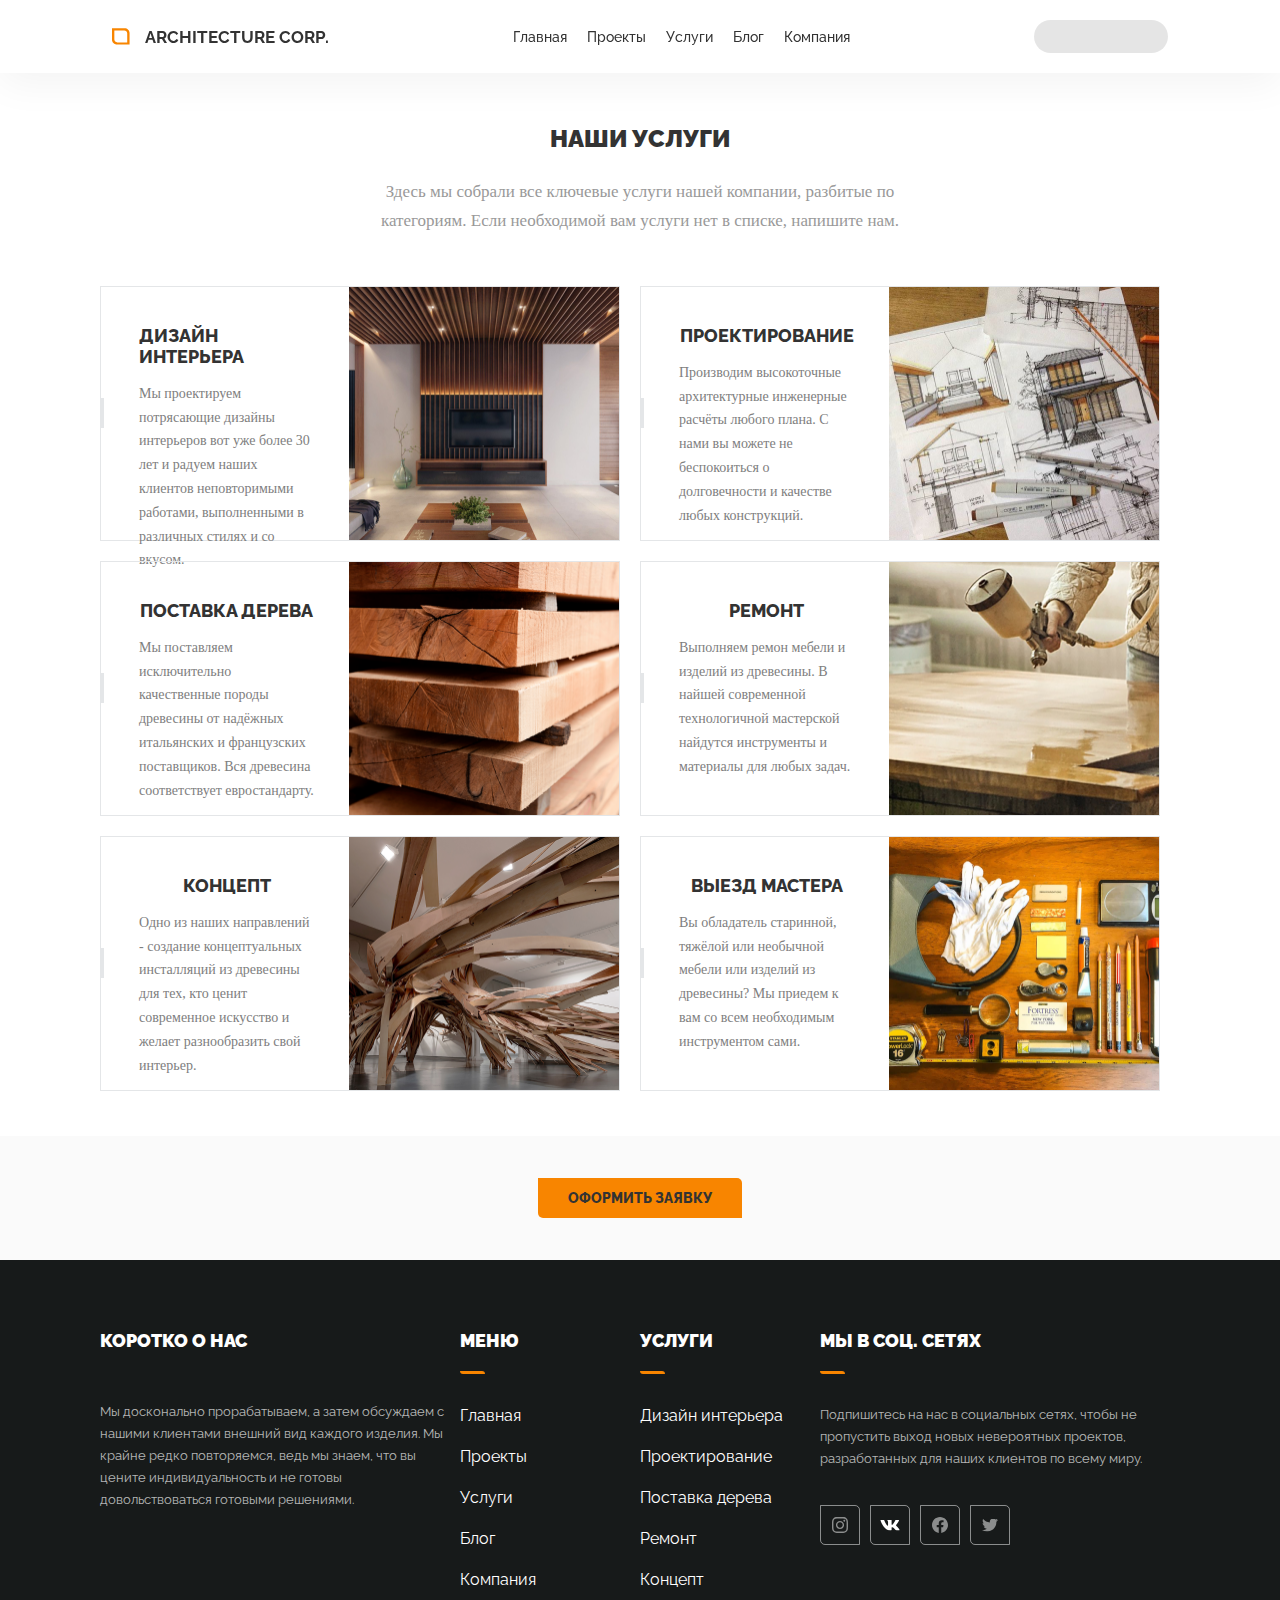
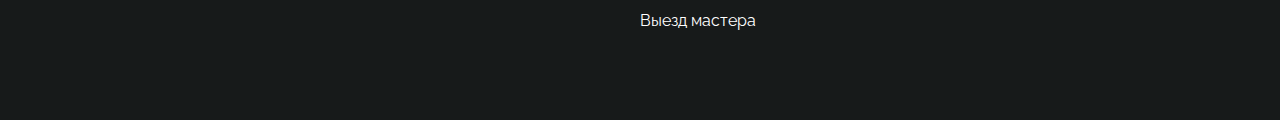
<file: Home/service.html>
<!DOCTYPE html>
<html lang="ru">

<head>
    <meta charset="UTF-8">
    <meta http-equiv="X-UA-Compatible" content="IE=edge">
    <meta name="viewport" content="width=device-width, initial-scale=1.0">
    <title>Наши услуги</title>

    <link rel="stylesheet" href="../src/css/reset.css">
    <link rel="stylesheet" href="../src/css/style.css">
    <link rel="stylesheet" href="css/style2.css">
    <link rel="preconnect" href="https://fonts.googleapis.com">
    <link rel="preconnect" href="https://fonts.gstatic.com" crossorigin>
    <link href="https://fonts.googleapis.com/css2?family=Raleway:wght@900&display=swap" rel="stylesheet">
    <link rel="stylesheet" href="https://cdnjs.cloudflare.com/ajax/libs/font-awesome/6.2.1/css/all.min.css"
        integrity="sha512-MV7K8+y+gLIBoVD59lQIYicR65iaqukzvf/nwasF0nqhPay5w/9lJmVM2hMDcnK1OnMGCdVK+iQrJ7lzPJQd1w=="
        crossorigin="anonymous" referrerpolicy="no-referrer" />
    <link href="https://cdn.jsdelivr.net/npm/bootstrap@5.2.3/dist/css/bootstrap.min.css" rel="stylesheet"
        integrity="sha384-rbsA2VBKQhggwzxH7pPCaAqO46MgnOM80zW1RWuH61DGLwZJEdK2Kadq2F9CUG65" crossorigin="anonymous">
    <link
        href="https://fonts.googleapis.com/css2?family=Raleway:wght@300;400;500;600;700;800&family=Roboto:wght@300;400;500;700;900&display=swap"
        rel="stylesheet">
</head>

<body>
    <header class="">
        <div class="container">
            <div class="header js-header">
                <div class="header__logo">
                    <img src="../src/img/icons/Subtract.svg" alt="" class="header__logo-image">
                    <h2 class="header__logo-title js-header__h2">Architecture corp.</h2>
                </div>
                <nav class="header__nav">
                    <ul class="header__menu">
                        <li class="header__menu-link"><a class="js-header__cylka" href="./index.html">Главная</a></li>
                        <li class="header__menu-link"><a class="js-header__cylka" href="./projects.html">Проекты</a>
                        </li>
                        <li class="header__menu-link"><a class="js-header__cylka" href="./service.html">Услуги</a></li>
                        <li class="header__menu-link"><a class="js-header__cylka" href="./blog.html">Блог</a></li>
                        <li class="header__menu-link"><a class="js-header__cylka"
                                href="./about_company.html">Компания</a></li>
                    </ul>
                </nav>
                <div class="header__block">
                    <i class="fa-brands fa-instagram"></i>
                    <i class="fa-brands fa-vk"></i>
                    <i class="fa-brands fa-facebook"></i>
                    <i class="fa-brands fa-twitter"></i>
                </div>
            </div>
        </div>
    </header>
    <section style="margin-top: 100px;" class="services">
        <div class="container">
            <div class="services_text">
                <h1 class="title">
                    Наши услуги
                </h1>
                <p class="small_text">
                    Здесь мы собрали все ключевые услуги нашей компании, разбитые по категориям. Если необходимой вам
                    услуги нет в списке, напишите нам.
                </p>
            </div>
            <div class="services_inner">
                <div class="col1">
                    <div class="stick">
                        <hr>
                    </div>
                    <div class="col_text">
                        <h2 class="orange_text text_title">
                            Дизайн интерьера
                        </h2>
                        <p class="col_small_text">
                            Мы проектируем потрясающие дизайны интерьеров вот уже более 30 лет и радуем наших клиентов
                            неповторимыми работами, выполненными в различных стилях и со вкусом.
                        </p>
                    </div>
                    <img src="images/service/image.png" alt="" class="col_img">
                </div>
                <div class="col1">
                    <div class="stick">
                        <hr>
                    </div>
                    <div class="col_text">
                        <h2 class="orange_text text_title">
                            Проектирование
                        </h2>
                        <p class="col_small_text">
                            Производим высокоточные архитектурные инженерные расчёты любого плана. С нами вы можете не
                            беспокоиться о долговечности и качестве любых конструкций.
                        </p>
                    </div>
                    <img src="images/service/image2.png" alt="" class="col_img">
                </div>
                <div class="col1">
                    <div class="stick">
                        <hr>
                    </div>
                    <div class="col_text">
                        <h2 class="orange_text text_title">
                            Поставка дерева
                        </h2>
                        <p class="col_small_text">
                            Мы поставляем исключительно качественные породы древесины от надёжных итальянских и
                            французских поставщиков. Вся древесина соответствует евростандарту.
                        </p>
                    </div>
                    <img src="images/service/image3.png" alt="" class="col_img">
                </div>
                <div class="col1">
                    <div class="stick">
                        <hr>
                    </div>
                    <div class="col_text">
                        <h2 class="orange_text text_title">
                            Ремонт
                        </h2>
                        <p class="col_small_text">
                            Выполняем ремон мебели и изделий из древесины. В найшей современной технологичной мастерской
                            найдутся инструменты и материалы для любых задач.
                        </p>
                    </div>
                    <img src="images/service/image4.png" alt="" class="col_img">
                </div>
                <div class="col1">
                    <div class="stick">
                        <hr>
                    </div>
                    <div class="col_text">
                        <h2 class="orange_text text_title">
                            Концепт
                        </h2>
                        <p class="col_small_text">
                            Одно из наших направлений - создание концептуальных инсталляций из древесины для тех, кто
                            ценит современное искусство и желает разнообразить свой интерьер.
                        </p>
                    </div>
                    <img src="images/service/image5.png" alt="" class="col_img">
                </div>
                <div class="col1">
                    <div class="stick">
                        <hr>
                    </div>
                    <div class="col_text">
                        <h2 class="orange_text text_title">
                            Выезд мастера
                        </h2>
                        <p class="col_small_text">
                            Вы обладатель старинной, тяжёлой или необычной мебели или изделий из древесины? Мы приедем к
                            вам со всем необходимым инструментом сами.
                        </p>
                    </div>
                    <img src="images/service/image6.png" alt="" class="col_img">
                </div>
            </div>
        </div>
    </section>
    <section class="btn_cont">
        <div class="container">
            <div class="btn_inner">
                <a href="#" class="btn">Оформить заявку</a>
            </div>
        </div>
    </section>
    <footer class="footer">

        <div class="container">
            <div class="footer__boxes">
                <div class="footer__box">
                    <h1>Коротко о нас</h1>
                    <p>Мы досконально прорабатываем, а затем обсуждаем с нашими клиентами внешний вид каждого изделия.
                        Мы крайне редко повторяемся, ведь мы знаем, что вы цените индивидуальность и не готовы
                        довольствоваться готовыми решениями.</p>
                </div>
                <div class="footer__box">
                    <h1>Меню</h1>
                    <ul>
                        <li><a href="./index.html">Главная</a></li>
                        <li><a href="./projects.html">Проекты</a></li>
                        <li><a href="./service.html">Услуги</a></li>
                        <li><a href="./blog.html">Блог</a></li>
                        <li><a href="./about_company.html">Компания</a></li>
                    </ul>
                </div>
                <div class="footer__box">
                    <h1>Услуги</h1>
                    <ul>
                        <li><a href="">Дизайн интерьера</a></li>
                        <li><a href="">Проектирование</a></li>
                        <li><a href="">Поставка дерева</a></li>
                        <li><a href="">Ремонт</a></li>
                        <li><a href="">Концепт</a></li>
                        <li><a href="">Выезд мастера</a></li>
                    </ul>
                </div>
                <div class="footer__box">
                    <h1>Мы в соц. сетях</h1>
                    <ul></ul>
                    <p>Подпишитесь на нас в социальных сетях, чтобы не пропустить выход новых невероятных проектов,
                        разработанных для наших клиентов по всему миру.</p>
                    <div class="footer__int">
                        <div class="footer__int1">
                            <img src="../src/img/icons/inst.svg" alt="">

                        </div>
                        <div class="footer__int1">
                            <img src="../src/img/icons/vk.svg" alt="">

                        </div>
                        <div class="footer__int1">
                            <img src="../src/img/icons/fasbook.svg" alt="">

                        </div>
                        <div class="footer__int1">
                            <img src="../src/img/icons/twitter.svg" alt="">

                        </div>
                    </div>
                </div>
            </div>
        </div>

    </footer>
</body>

</html>
</file>
<file: src/css/style.css>
* {
  margin: 0;
  padding: 0;
  box-sizing: border-box;
}

.container {
  max-width: 1220px;
  width: 100%;
  padding: 0 20px;
  margin: 0 auto;
}

.row {
  display: flex;
  flex-wrap: wrap;
}

.col-3 {
  width: 25%;
  padding: 0 15px;
}

.col-4 {
  width: 33.3%;
  padding: 0 15px;
}

.col-6 {
  width: 50%;
  padding: 0 15px;
}

ul,
li {
  list-style: none;
}

a {
  text-decoration: none;
  color: inherit ;
  list-style-type: none;
}

.header {
  display: flex;
  justify-content: space-around;
  align-items: center;
  background-color: transparent;
  padding: 20px;
  position: fixed;
  top: 0;
  left: 0;
  width: 100%;
  background: #FFFFFF;
  width: 100%;
  box-shadow: 0px 10px 40px rgba(0, 0, 0, 0.05);
  z-index: 4;
  transition: all 0.2s ease;
}
.header li:hover {
  background-color: #F88500;
  color: white;
}

.header__logo {
  display: flex;
  align-items: center;
  -moz-column-gap: 15px;
       column-gap: 15px;
}

.header__logo-image {
  display: block;
  width: 17.56px;
  height: 17.56px;
}

.header__logo-title {
  font-family: "Raleway";
  font-style: normal;
  font-weight: 700;
  font-size: 17px;
  line-height: 20px;
  text-transform: uppercase;
  color: #333333;
}

.header__menu {
  display: flex;
  align-items: center;
  -moz-column-gap: 20px;
       column-gap: 20px;
}

.header__menu-link {
  font-family: "Raleway";
  font-style: normal;
  font-weight: 500;
  font-size: 14px;
  line-height: 16px;
  color: #333333;
}

.header__menu-link:hover {
  display: flex;
  flex-direction: row;
  justify-content: center;
  align-items: center;
  padding: 5px 10px;
  gap: 5px;
  width: 75px;
  height: 26px;
  color: #fff !important;
  background: rgba(0, 0, 0, 0.1);
  border-radius: 0px 5px;
}

.header__block {
  display: flex;
  justify-content: center;
  align-items: center;
  -moz-column-gap: 15px;
       column-gap: 15px;
  background: rgba(0, 0, 0, 0.1);
  border-radius: 70px;
  width: 134px;
  height: 33px;
}

.header__block i {
  color: rgba(111, 122, 139, 0.75);
}

.carousel .slide {
  border-radius: 0 !important;
}

.section-1 {
  transition: all 0.2s ease;
  background-color: #202328;
}
.section-1__all {
  position: relative;
}
.section-1__box {
  position: absolute;
  bottom: 15%;
  left: 10%;
  max-width: 410px;
  min-width: 300px;
  font-family: "Raleway";
  font-style: normal;
  color: #FFFFFF;
}
.section-1__box h1 {
  font-weight: 300;
  font-size: 55px;
  line-height: 65px;
  margin-bottom: 5px;
}
.section-1__box p {
  background: rgba(32, 35, 40, 0.9);
  border-radius: 0px 10px;
  font-weight: 400;
  font-size: 14px;
  line-height: 24px;
  padding: 15px 20px;
}
.section-1__btn {
  max-width: 245px;
  min-width: 150px;
  background: #F88500;
  color: #FFFFFF;
  border-radius: 0px 5px;
  border: none;
  padding: 6.5px 15px;
  margin-bottom: 17px;
}
.section-1__btn:hover {
  background-color: rgba(248, 132, 0, 0.631372549);
}

.section-1-bottom {
  margin-top: 10px;
  width: 100%;
  background: #171A1A;
}
.section-1-bottom__all {
  display: flex;
  justify-content: space-between;
}
.section-1-bottom__body {
  display: flex;
  padding: 53px 0;
  align-items: flex-end;
}
.section-1-bottom__boxes {
  color: #6F7A8B;
  text-transform: uppercase;
  max-width: 300px;
  font-family: "Raleway";
  font-style: normal;
  margin: 0 10px;
}
.section-1-bottom__boxes h1 {
  display: inline-block;
  padding: 0 100px 20px 0;
  border-bottom: 1px solid #6F7A8B;
  font-weight: 900;
  font-size: 18px;
  line-height: 21px;
  margin-bottom: 15px;
}
.section-1-bottom__boxes p {
  padding-bottom: 10px;
  font-weight: 300;
  font-size: 10px;
  line-height: 16px;
}
.section-1-bottom__boxes span {
  font-weight: 700;
  font-size: 16px;
  line-height: 16px;
}
.section-1-bottom__box3 {
  align-self: flex-end;
}
.section-1-bottom__content {
  max-width: 360px;
  align-self: center;
  font-family: "Raleway";
  font-style: normal;
  text-align: right;
  color: #FFFFFF;
  margin-left: 5px;
}
.section-1-bottom__content p {
  font-weight: 400;
  font-size: 14px;
  line-height: 165%;
  color: #6F7A8B;
  margin-bottom: 6px;
}
.section-1-bottom__content a {
  font-family: ROBOTO;
  font-weight: 800;
  font-size: 14px;
  line-height: 145%;
  text-transform: uppercase;
  display: block;
}
.section-1-bottom__content button {
  max-width: 260px;
  min-width: 100px;
  margin-top: 16px;
  background: #F88500;
  color: #FFFFFF;
  border-radius: 0px 5px;
  border: none;
  padding: 10px 15px;
  font-weight: 800;
  font-size: 14px;
  line-height: 145%;
  text-transform: uppercase;
}
.section-1-bottom__content button:hover {
  background-color: rgba(248, 132, 0, 0.631372549);
}
.section-1-bottom__content2 {
  background: #202328;
}
.section-1-bottom__content3 {
  font-family: "Raleway";
  font-style: normal;
  color: #FFFFFF;
  display: flex;
  justify-content: space-between;
  align-items: center;
  padding: 74px 0 177px 0;
}
.section-1-bottom__left {
  max-width: 420px;
  min-width: 220px;
  font-weight: 400;
  font-size: 14px;
  line-height: 170%;
  text-align: right;
}
.section-1-bottom__center {
  width: 1px;
  height: 120px;
  background-color: #2D3038;
  margin: 0 10px;
}
.section-1-bottom__right {
  max-width: 420px;
  min-width: 220px;
  font-weight: 800;
}
.section-1-bottom__right h1 {
  font-size: 16px;
  line-height: 19px;
  text-transform: uppercase;
  color: #F88500;
}
.section-1-bottom__right p {
  font-size: 29px;
  line-height: 36px;
  color: #FFFFFF;
}

.section-2 {
  background: #FAFAFA;
}
.section-2__body {
  position: relative;
}
.section-2__body button {
  display: block;
  font-family: "Raleway";
  font-style: normal;
  font-weight: 800;
  font-size: 14px;
  line-height: 145%;
  text-align: center;
  text-transform: uppercase;
  color: #FFFFFF;
  background: #F88500;
  width: 169px;
  padding: 10px 0;
  border: none;
  margin: 46px auto 60px auto;
  border-radius: 0px 5px;
}
.section-2__body button:hover {
  background-color: rgba(248, 132, 0, 0.631372549);
}
.section-2__body-body {
  position: relative;
  height: 700px;
}
.section-2__cards {
  position: absolute;
  top: -130px;
  left: 0;
}

.section-2-1 {
  background-color: #fff;
}
.section-2-1__body2 {
  display: grid;
  grid-template-columns: minmax(350px, 530px) 1fr;
  justify-content: center;
  padding: 85px 0;
}
.section-2-1__left {
  height: auto;
}
.section-2-1__right {
  height: auto;
}

.row {
  justify-content: space-around;
  margin: 0 auto;
}

.card-body {
  background: #fff;
  margin-bottom: 30px;
  justify-content: center;
  width: 25rem;
}
.card-body::after {
  content: "";
  display: inline-block;
  width: 100%;
  height: 4px;
  background: #E4E6E8;
  position: relative;
  top: 7px;
  left: 0;
}
.card-body:hover::after {
  background: #F88500;
}
.card-body__box {
  font-family: "Raleway";
  font-style: normal;
  font-weight: 700;
  margin: 0 50px;
}
.card-body__box span a {
  font-size: 20px;
  line-height: 125%;
  color: #333333;
}
.card-body__box span a:hover {
  text-decoration: underline;
}
.card-body__box span a:hover::before {
  background: #F88500;
}
.card-body__box span a:hover::after {
  background: #F88500;
}
.card-body__box span a::before {
  content: "";
  display: inline-block;
  width: 6px;
  height: 6px;
  background: #E4E6E8;
  border-radius: 50%;
  position: relative;
  top: -5px;
  left: -15px;
}
.card-body__box span a::after {
  content: "";
  display: block;
  width: 6px;
  height: 6px;
  background: #E4E6E8;
  border-radius: 50%;
  position: relative;
  top: -15px;
  left: -15px;
}
.card-body__box p {
  font-size: 14px;
  line-height: 170%;
  color: #989DA5;
  padding: 25px 0 5px 0;
}
.card-body__box p::before {
  content: url(../img/icons/location.svg);
  position: relative;
  top: 0;
  left: -18px;
}

.left {
  background-image: url(../img/decoration.png);
  background-repeat: no-repeat;
  background-size: cover;
  background-position: center;
}
.left__box {
  position: relative;
  width: 100%;
  z-index: 2;
}
.left__decoration1 {
  width: 235px;
  height: 280px;
  background: #202328;
  opacity: 0.1;
  border-radius: 0px 5px;
  position: absolute;
  top: -20px;
  left: -20px;
  z-index: 1;
}
.left__decoration2 {
  width: 240px;
  background: rgba(32, 35, 40, 0.9);
  color: white;
  border-radius: 0px 5px;
  height: auto;
  position: absolute;
  bottom: -580px;
  right: -30px;
  z-index: 3;
}
.left__decoration2 h1 {
  padding: 18px 10px 18px 2vw;
  font-family: "Roboto";
  font-style: normal;
  font-weight: 700;
  font-size: 52px;
  line-height: 61px;
  display: inline-block;
}
.left__decoration2 p {
  font-family: "Raleway";
  font-style: normal;
  font-weight: 400;
  font-size: 21px;
  line-height: 25px;
  display: inline-block;
}

.right {
  margin: 0 auto;
}
.right__body1 {
  display: grid;
  grid-template-columns: 1fr 1fr;
  grid-column-gap: 25px;
}
.right__box1 {
  font-family: "Raleway";
  font-style: normal;
  font-weight: 800;
  max-width: 419px;
  text-align: left;
  color: #333333;
  margin-left: 20px;
}
.right__box1 h2 {
  font-size: 16px;
  line-height: 19px;
  text-transform: uppercase;
  color: #F88500;
  padding-bottom: 5px;
}
.right__box1 h1 {
  font-size: 29px;
  line-height: 34px;
  margin-bottom: 60px;
}
.right__box1 h1::before {
  content: "";
  display: inline-block;
  width: 6px;
  height: 6px;
  background: #F88500;
  border-radius: 50%;
  position: relative;
  top: 72px;
  left: 4px;
}
.right__box1 h1::after {
  content: "";
  display: inline-block;
  width: 6px;
  height: 6px;
  background: #F88500;
  border-radius: 50%;
  position: relative;
  top: 38px;
  left: -290px;
}
.right__box1 P {
  font-weight: 400;
  font-size: 14px;
  line-height: 170%;
  margin-bottom: 37px;
}
.right__box1 P::before {
  content: "";
  display: inline-block;
  width: 6px;
  height: 6px;
  background: #F88500;
  border-radius: 50%;
  position: relative;
  top: -46px;
  left: 20px;
}
.right__box2 {
  max-width: 260px;
  font-family: "Raleway";
  font-style: normal;
  font-weight: 400;
  color: #333333;
  margin-left: 20px;
}
.right__box2::before {
  content: url(../img/icons/eco.svg);
  position: relative;
  top: 50px;
  left: 0px;
}
.right__box2 h1 {
  font-weight: 800;
  font-size: 19px;
  line-height: 22px;
  padding-left: 66px;
  padding-bottom: 30px;
}
.right__box2 P {
  font-size: 14px;
  line-height: 170%;
  margin-bottom: 10px;
}
.right__box2 P::before {
  content: "";
  display: inline-block;
  width: 100%;
  height: 2px;
  background-color: #E7E7E8;
  position: relative;
  top: -10px;
  left: 0px;
}
.right__box2 a {
  font-weight: 800;
  font-size: 15px;
  line-height: 170%;
}
.right__box2 a:hover {
  text-decoration: underline;
}
.right__box3 {
  max-width: 260px;
  font-family: "Raleway";
  font-style: normal;
  font-weight: 400;
  color: #333333;
}
.right__box3::before {
  content: url(../img/icons/wood-cut.svg);
  position: relative;
  top: 50px;
  left: 0;
}
.right__box3 h1 {
  font-weight: 800;
  font-size: 19px;
  line-height: 22px;
  padding-left: 50px;
  padding-bottom: 30px;
}
.right__box3 P {
  font-size: 14px;
  line-height: 170%;
  margin-bottom: 10px;
}
.right__box3 P::before {
  content: "";
  display: inline-block;
  width: 100%;
  height: 2px;
  background-color: #E7E7E8;
  position: relative;
  top: -8px;
  left: 0px;
}
.right__box3 a {
  font-weight: 800;
  font-size: 15px;
  line-height: 170%;
}
.right__box3 a:hover {
  text-decoration: underline;
}

.section-3 {
  background-image: url(../img/bg.jpg);
  background-repeat: no-repeat;
  background-size: cover;
  background-position: center;
  width: 100%;
}
.section-3__body {
  color: #FFFFFF;
}
.section-3__body h1 {
  font-family: "Raleway";
  font-style: normal;
  font-weight: 800;
  font-size: 29px;
  line-height: 34px;
  text-align: center;
  padding: 70px 0px 55px 0px;
}
.section-3__box {
  display: flex;
  justify-content: space-between;
  align-items: center;
  flex-wrap: wrap;
}
.section-3__boxes {
  max-width: 265px;
  font-family: "Raleway";
  font-style: normal;
  font-weight: 400;
  font-size: 14px;
  line-height: 170%;
  text-align: center;
  color: #FFFFFF;
}
.section-3__boxes span {
  font-weight: 800;
  color: #F88500;
}
.section-3__boxes p {
  margin-bottom: 70px;
}
.section-3__boxes .span1::before {
  content: url(../img/icons/milano.svg);
  display: block;
  padding-bottom: 20px;
}
.section-3__boxes .span2::before {
  content: url(../img/icons/mazzucato.svg);
  display: block;
  padding-bottom: 20px;
}
.section-3__boxes .span3::before {
  content: url(../img/icons/fanfani.svg);
  display: block;
  padding-bottom: 30px;
}
.section-3__boxes .span4::before {
  content: url(../img/icons/cappelini.svg);
  display: block;
  padding-bottom: 20px;
}

.section-4__body-h1 {
  font-family: "Raleway";
  font-style: normal;
  font-weight: 800;
  font-size: 29px;
  line-height: 34px;
  text-align: center;
  color: #333333;
  margin: 74px 0 40px 60px;
}
.section-4__boxes {
  display: flex;
  justify-content: space-around;
  -moz-column-gap: 10px;
       column-gap: 10px;
  row-gap: 15px;
  flex-wrap: wrap;
  margin-bottom: 120px;
}
.section-4__box {
  max-width: 360px;
  min-width: 250px;
  background-color: white;
  border: 1px solid #EEEEEE;
  border-radius: 0px 5px;
  padding: 15px;
  font-family: "Raleway";
  font-style: normal;
  color: #333333;
}
.section-4__box img {
  width: 100%;
  border-radius: 0px 5px;
}
.section-4__box h1 {
  font-weight: 800;
  font-size: 18px;
  line-height: 125%;
  text-transform: uppercase;
  padding-left: 15px;
  margin-bottom: 10px;
}
.section-4__box h1::before {
  content: "";
  display: inline-block;
  width: 3.5px;
  height: 42px;
  background: #F88500;
  position: relative;
  top: 10px;
  left: -15px;
}
.section-4__box p {
  font-weight: 400;
  font-size: 14px;
  line-height: 170%;
}
.section-4__box a {
  font-weight: 800;
  font-size: 15px;
  line-height: 170%;
}
.section-4__box a:hover {
  -webkit-text-decoration-line: underline;
          text-decoration-line: underline;
}
.section-4__bg1 {
  padding: 15px;
  display: flex;
}
.section-4__bg {
  background-image: url(../img/image4.png);
  background-repeat: no-repeat;
  background-size: cover;
  background-position: center;
  width: 100%;
  height: auto;
  text-align: center;
}
.section-4__bg a {
  font-family: "Raleway";
  font-style: normal;
  font-weight: 500;
  font-size: 18px;
  line-height: 140%;
  margin: 165px 0;
  color: #333333;
}
.section-4__bg a:hover {
  -webkit-text-decoration-line: underline;
          text-decoration-line: underline;
}
.footer {
  background: #171A1A;
  width: 100%;
}
.footer__boxes {
  display: grid;
  grid-template-columns: 2fr 1fr 1fr 2fr;
  padding: 70px 0;
}
.footer__box {
  font-family: "Raleway";
  font-style: normal;
  color: #FFFFFF;
}
.footer__box h1 {
  font-weight: 900;
  font-size: 18px;
  line-height: 21px;
  text-transform: uppercase;
  margin-bottom: 50px;
}
.footer__box p {
  font-weight: 400;
  font-size: 13px;
  line-height: 170%;
  color: rgba(255, 255, 255, 0.7);
  padding-right: 10px;
}
.footer__box ul::before {
  content: "";
  display: block;
  width: 25px;
  height: 3px;
  background: #F88500;
  border-radius: 0px 5px;
  position: relative;
  top: -30px;
  left: 0px;

}
.footer__box li {
  margin-bottom: 17px;
}
.footer__box li a:hover {
  text-decoration: underline;
  color: #F88500;
}
.footer__int {
  display: flex;
  -moz-column-gap: 10px;
       column-gap: 10px;
}
.footer__int1 {
  width: 40px;
  height: 40px;
  border: 1px solid rgba(255, 255, 255, 0.5);
  color: rgba(255, 255, 255, 0.5);
  border-radius: 0px 5px;
  position: relative;
  margin-top: 35px;
}
.footer__int1 img {
  position: absolute;
  top: 50%;
  left: 50%;
  transform: translate(-50%, -50%);
}
.footer__int1:hover {
  background: #F88500;
  border: 1px solid #F88500;
}

.button123 {
  background-color: #F88500;
  border-radius: 0px 5px;


}

.button123   a {
  padding: 12px 15px !important;
  font-family: Raleway;
  font-size: 14px;
  font-weight: 400;
  line-height: 16px;
  text-transform: uppercase;
  color: #ffff !important;
  font-style: normal;
}
</file>
<file: Home/css/style2.css>
/* Указываем box sizing */
*,
*::before,
*::after {
  box-sizing: border-box;
}

/* Убираем внутренние отступы */
ul[class],
ol[class] {
  padding: 0;
}


/* Убираем внешние отступы */
body,
h1,
h2,
h3,
h4,
p,
ul[class],
ol[class],
li,
figure,
figcaption,
blockquote,
dl,
dd {
  margin: 0;
}

/* Выставляем основные настройки по-умолчанию для body */
body {
  min-height: 100vh;
  scroll-behavior: smooth;
  text-rendering: optimizeSpeed;
  line-height: 1.5;
  color: #333333;
}

/* Удаляем стандартную стилизацию для всех ul и il, у которых есть атрибут class*/
ul,
ol{
  list-style: none;
}

/* Элементы a, у которых нет класса, сбрасываем до дефолтных стилей */
a:not([class]) {
  text-decoration-skip-ink: auto;
}
a{
    text-decoration: none;
    color: inherit !important;
}

/* Упрощаем работу с изображениями */
img {
  max-width: 100%;
  display: block;
}

/* Указываем понятную периодичность в потоке данных у article*/
article > * + * {
  margin-top: 1em;
}

/* Наследуем шрифты для инпутов и кнопок */
input,
button,
textarea,
select {
  font: inherit;
  border: none;
}

/* Удаляем все анимации и переходы для людей, которые предпочитай их не использовать */
@media (prefers-reduced-motion: reduce) {
  * {
    animation-duration: 0.01ms !important;
    animation-iteration-count: 1 !important;
    transition-duration: 0.01ms !important;
    scroll-behavior: auto !important;
  }
}
section{
    padding: 25px 0;
}
.container{
    max-width: 1120px;
    margin: 0 auto;
}
.services_text{
    text-align: center;
    align-items: center;
    display: flex;
    flex-direction: column;
    margin-bottom: 50px;
}
.title{
    font-family: 'Raleway';
    font-weight: 900;
    font-size: 24px;
    line-height: 28px;
    color: #333333;
    padding-bottom: 25px;
    text-transform: uppercase;
}
.small_text{
    font-family: 'Raleway' sans-serif;
    font-weight: 400;
    font-size: 17px;
    line-height: 170%;
    color: #999999;
    max-width: 550px;
    text-align: center;
}
.services_inner{
    display: grid;
    grid-template-columns: repeat(2,1fr);
}
.col1{
    display: flex;
    margin: 0 20px 20px 0;
    border: 1px #E4E6E8 solid;
    max-height: 255px;
}
.stick{
    align-items: center;
    display: flex;
}
.stick hr{
    height: 30px;
    width: 3px;
    border: none;
    background: #E4E6E8;
}
.col_text{
    padding: 38px 35px;
    display: flex;
    flex-direction: column;
    align-items: center;
    text-align: left;
}
.text_title{
    font-family: 'Raleway';
    font-style: normal;
    font-weight: 800;
    font-size: 18px;
    line-height: 21px;
    text-transform: uppercase;
    cursor: pointer;
}
.col1:hover .stick hr{
    background: #F88500;
}
.orange_text:hover{
    text-decoration-line: underline;
    color: #F88500;
}
.col_small_text{
    font-family: 'Raleway' sans-serif;
    font-style: normal;
    font-weight: 400;
    font-size: 14px;
    line-height: 170%;
    color: #7E7E7E;
    margin-top: 15px;
}
.btn_cont{
    padding: 50px 0;
    background-color: #FAFAFA;
}
.btn_inner{
    align-items: center;
    text-align: center;
}
.btn{
    font-family: 'Raleway';
    font-style: normal;
    font-weight: 800;
    font-size: 14px;
    line-height: 145%;
    text-align: center;
    text-transform: uppercase;
    background-color: #F88500;
    padding: 12px 30px;
    color: #ffffff;
    border-radius: 0px 5px;
}
.thumbnail{
    display: flex;
    justify-content: center;
}
.img_thumb{
    border: 1px solid #E4E6E8;
    padding: 15px;
}
.last{
    max-width: 740px;
    margin: 0 auto;
    padding: 10px 0;
}
.p_text{
    font-family: 'Raleway' serif;
    font-style: normal;
    font-weight: 400;
    font-size: 16px;
    line-height: 170%;
    margin: 30px 0;
}
.blog_inner{
    display: grid;
    grid-template-columns: repeat(3, 1fr);
}
.col2{
    padding: 15px;
    border: 1px solid #EEEEEE;
    margin: 10px;
}
.col_img img{
    min-width: 330px !important;
    min-height: 210px !important;
}
.btn2{
    font-family: 'Roboto';
    font-style: normal;
    font-weight: 700;
    font-size: 12px;
    line-height: 12px;
    text-transform: uppercase;
    color: #FFFFFF;
    padding: 4px 10px;
    border: none;
    position: relative;
    top: -200px;
    left: 10px;
}
.col_title{
    display: flex;
    align-items: center;
    margin-bottom: 10px;
}
.col_title hr{
    width: 3px;
    height: 42px;
    border: none;
    background: #F88500;
}
.text_title2{
    font-family: 'Raleway' sans-serif;
    font-style: normal;
    font-weight: 800;
    font-size: 16px;
    line-height: 125%;
    text-transform: uppercase;
    margin-left: 15px;
}
.col_text2{
    padding: 5px 17px;
}
.col_small_text2{
    font-family: 'Raleway' sans-serif;
    font-style: normal;
    font-weight: 400;
    font-size: 16px;
    line-height: 170%;
    padding-bottom: 10px;
}
.col_text2 a{
    font-family: 'Raleway';
    font-style: normal;
    font-weight: 800;
    font-size: 15px;
    line-height: 170%;
    text-decoration-line: underline;
}
.pagination{
    padding: 30px 0;
    font-family: 'Raleway' sans-serif;
    font-style: normal;
    font-weight: 600;
    font-size: 14px;
    line-height: 18px;
    display: flex;
    align-items: center;
    justify-content: center;
}
.pag, .pag_el{
    cursor: pointer;
}
.pag{
    font-family: 'Raleway' sans-serif;
    font-style: normal;
    font-weight: 600;
    font-size: 15px;
    line-height: 18px;
    text-align: center;

    color: #C4C4C4;
}
.pag._active{
    color: #F88500;
    text-decoration-line: underline;
}
.pag_list{
    display: flex;
    justify-content: space-between;
    margin: 0 20px !important;
}
.pag_el{
    margin: 0 10px;
    padding: 5px 10px;
}
.pag_el._active{
    background-color: #F88500;
    border-radius: 0px 5px;
    color: #ffffff;
}
.info_flex{
    display: flex;
    justify-content: space-between;
}
.info{
    min-width: 265px;
    background: #FAFAFA;
    border-radius: 0px 5px;
    height: max-content;
    margin-right: 56px;
}
.title_ab{
    padding-bottom: 15px;
}
.text_title.small{
    font-family: 'Raleway';
    font-style: normal;
    font-weight: 800;
    font-size: 16px;
    line-height: 19px;
    /* identical to box height */
    padding: 30px 30px;
    text-transform: uppercase;

}
.info_list{
    display: flex;
    flex-direction: column;
}
.info_list_el{
    font-family: 'Raleway' sans-serif;
    font-style: normal;
    font-weight: 500;
    font-size: 14px;
    line-height: 16px;
    margin: 11px 0;
    padding-left: 15px;
    color: #666666;
    padding: 10px 25px;
}
.info_list_el._active{
    color: #fff;
    background: #F88500;
    background-size: 100% 100%;
}
.about img{
    max-width: 780px;
}
.benefits_row{
    display: grid;
    grid-template-columns: repeat(3,1fr);
}
.col3{
    display: flex;
    flex-direction: column;
    text-align: center;
    align-items: center;
    margin: 10px;
}
.col3 img{
    max-width: 55px;
    margin: 10px 0 ;
}
.ben_text{
    font-family: 'Raleway';
    font-style: normal;
    font-weight: 800;
    font-size: 19px;
    line-height: 22px;
    text-align: center;
    margin: 10px 0 ;
    max-width: max-content;
    width: 230px;
    cursor: pointer;
}
.col_small_text3{
    font-family: 'Raleway' serif;
    font-style: normal;
    font-weight: 400;
    font-size: 15px;
    line-height: 120%;
    max-height: 130px ;
    max-width: 253px;
    width: 253px;
    margin: 10px;
}
.link_text{
    font-family: 'Raleway';
    font-style: normal;
    font-weight: 800;
    font-size: 15px;
    line-height: 170%;
    text-decoration-line: underline;
    margin-bottom: 15px;
}
.link_test3{
    margin-bottom: 0;
}
.hr123{
    width: 254px;
    height: 1px;
}
.col4{
    display: flex;
    text-align: left;
    margin: 20px 0;
}
.col4 img{
    width: 160px;
    height: 90px;
    margin-right: 15px;
}
.text_orange{
    font-family: 'Raleway';
    font-style: normal;
    font-weight: 800;
    font-size: 22px;
    line-height: 26px;
    color: #F88500;
}
.part_text{
    font-family: 'Raleway' sans-serif;
    font-style: normal;
    font-weight: 400;
    font-size: 18px;
    line-height: 170%;
    margin: 15px 0;
}
.contacts{
    align-items: center;
    text-align: center;
}
.contacts_form{
    display: flex;
    flex-direction: column;
    align-items: center;
}
.form_group{
    width: 380px;
    height: 44px;
    margin: 10px 0;
    border: 1px solid #E4E6E8;
    border-radius: 0px 5px;
    padding: 10px 15px;
    color: #888888;
    outline: none;
}
.form_group:focus{
    border: 1px solid #F88500;
    color: #333333;
}
.form_group.textarea{
    height: 140px;
    resize: none;
    margin-bottom: 30px;
}
.btn{
    cursor: pointer;
}
.map{
    padding: 50px;
    background-color: #202328;
    color: #fff;
}
.contact_text{
    align-items: center;
    text-align: center;
}
.contact_title{
    font-family: 'Raleway';
    font-style: normal;
    font-weight: 800;
    font-size: 29px;
    line-height: 34px;
    text-align: center;
    margin-bottom: 20px;
}
.contact_small_text{
    display: flex;
    color: #989DA5;
    margin: 15px 0;
    align-items: center;
    text-align: center;
    justify-content: center;
}
.contact_small_text img{
    margin-right: 10px;
}
.phone{
    font-family: 'Roboto';
    font-style: normal;
    font-weight: 300;
    font-size: 28px;
    line-height: 165%;
    margin-bottom: 30px;
}
.google_map{
    width: 840px;
    height: 570px;
}
</file>
<file: src/css/pr-style.css>
* {
  margin: 0;
  padding: 0;
  box-sizing: border-box;
}

.section-5 {
  background: #E5E5E5;
  padding-top: 127px;
  padding-bottom: 50px;
  transition: all 0.2s ease;
}
.section-5__top-box {
  max-width: 550px;
  min-width: 250px;
  margin: 0 auto;
}
.section-5__title {
  font-family: "Raleway";
  font-style: normal;
  font-weight: 900;
  font-size: 24px;
  line-height: 28px;
  text-align: center;
  text-transform: uppercase;
  color: #333333;
  margin-bottom: 25px;
}
.section-5__text {
  font-family: "Raleway";
  font-style: normal;
  font-weight: 400;
  font-size: 15px;
  line-height: 170%;
  text-align: center;
  color: #999999;
  margin-bottom: 50px;
}
.section-5__box img {
  width: 100%;
  height: 100%;
  -o-object-fit: cover;
     object-fit: cover;
}
.section-5__box img:hover {
  transform: scale(1.1);
  transition: all 0.2s ease-in;
}
.section-5__boxin img {
  width: 100%;
  height: 100%;
  -o-object-fit: cover;
     object-fit: cover;
}
.section-5__boxd {
  display: grid;
  grid-template-columns: repeat(auto-fit, minmax(340px, 1fr));
  gap: 20px;
}
.section-5__dop {
  width: 90%;
  height: 90%;
  background: #FFFFFF;
  opacity: 0.98;
  padding: 20px;
  margin: 0 auto;
  position: absolute;
  top: 5%;
  left: 5%;
  text-align: center;
  font-family: "Raleway";
  font-style: normal;
  margin: auto;
}
.section-5__dop p {
  font-weight: 400;
  font-size: 13px;
  line-height: 170%;
  color: #999999;
  padding: 18% 0 0 0;
}
.section-5__dop h1 {
  font-weight: 900;
  font-size: 18px;
  line-height: 21px;
  text-transform: uppercase;
  color: #333333;
  margin-bottom: 4%;
  padding-top: 1%;
}
.section-5__dop a {
  font-weight: 800;
  font-size: 15px;
  line-height: 170%;
  color: #999999;
}
.section-5__dop a:hover {
  -webkit-text-decoration-line: underline;
          text-decoration-line: underline;
}
.section-5__dop1 {
  position: relative;
}
.section-5__big {
  grid-row: span 2;
}
</file>
